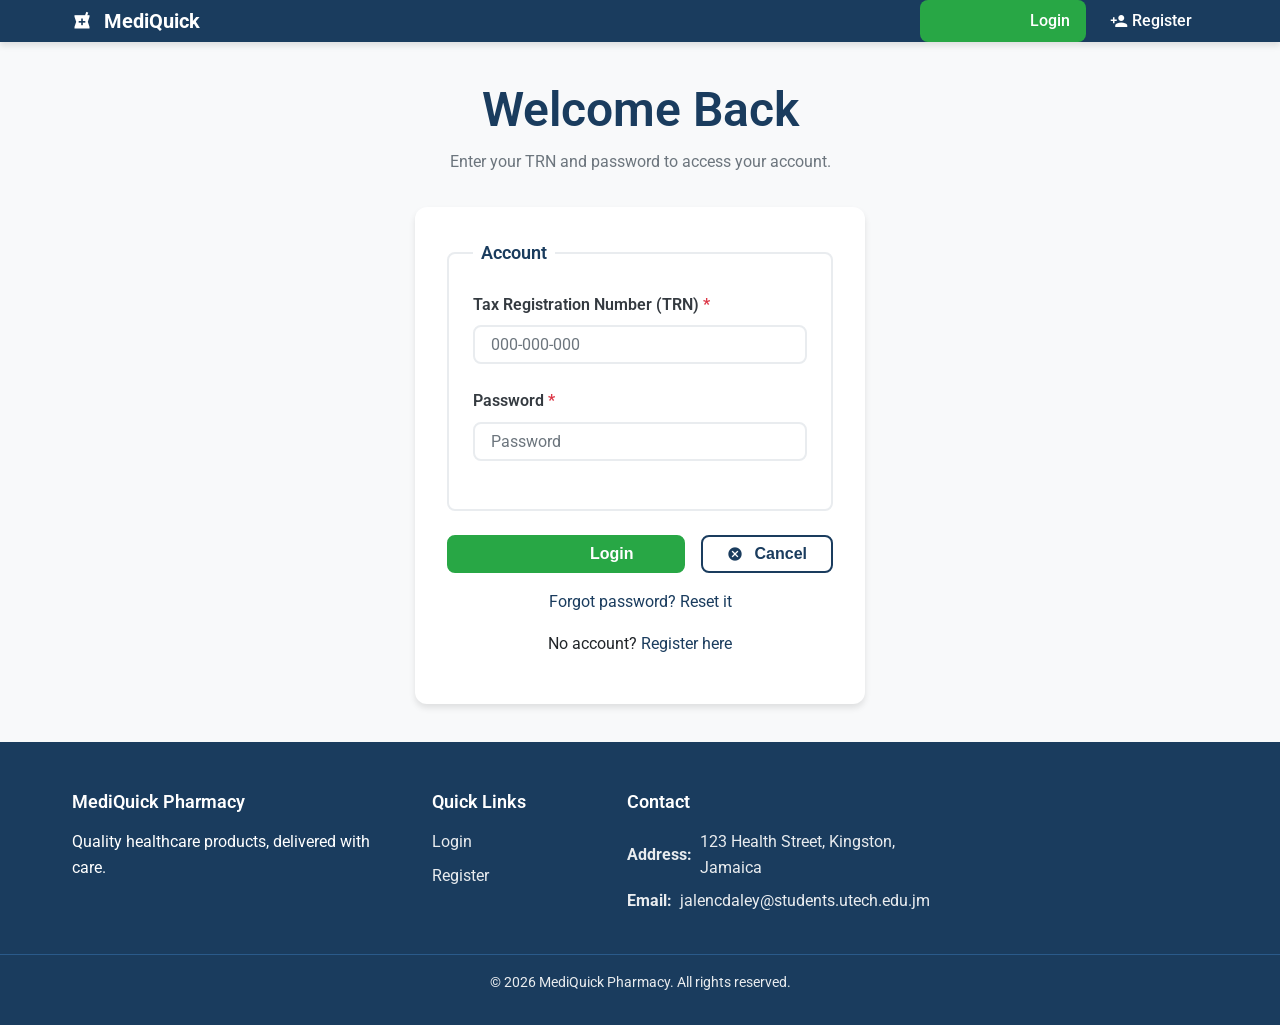
<file: index.html>
<!DOCTYPE html>
<html lang="en">
<head>
  <meta charset="UTF-8">
  <meta name="viewport" content="width=device-width, initial-scale=1.0">
  <meta http-equiv="refresh" content="0; url=Codes/">
  <title>Redirecting…</title>
  <link rel="canonical" href="Codes/">
</head>
<body>
  <p>Redirecting to <a href="Codes/">MediQuick Pharmacy</a>…</p>
</body>
</html>
</file>
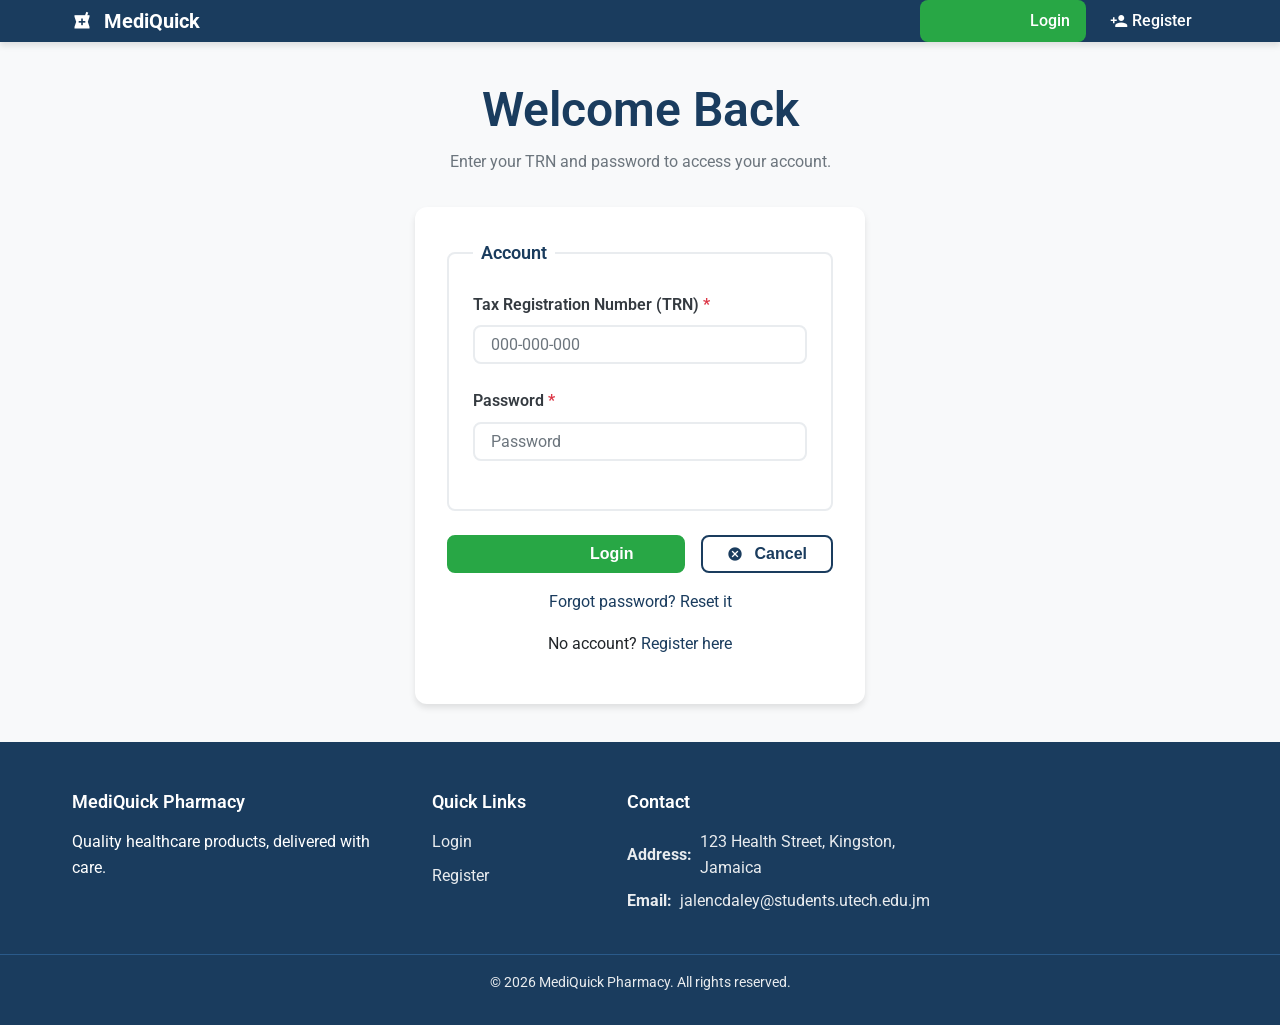
<file: Codes/index.html>
<!DOCTYPE html>



<html lang="en">

<head>

  <meta charset="UTF-8">

  <meta name="viewport" content="width=device-width, initial-scale=1.0">

  <meta name="description" content="Login — MediQuick Pharmacy (CIT2011 Group Project).">

  <meta name="theme-color" content="#1a3c5e">

  <title>Login — MediQuick Pharmacy</title>

  <link rel="preconnect" href="https://fonts.googleapis.com">

  <link href="https://fonts.googleapis.com/css2?family=Roboto:wght@400;500;700&display=swap" rel="stylesheet">

  <link href="https://fonts.googleapis.com/icon?family=Material+Icons" rel="stylesheet">

  <link rel="stylesheet" href="../style.css">

  <script src="../js/main.js" defer></script>

</head>

<body>

  <header class="header">

    <div class="container header__container">

      <a href="index.html" class="header__logo" aria-label="MediQuick Pharmacy Home">

        <span class="material-icons header__logo-icon" aria-hidden="true">local_pharmacy</span>

        <span>MediQuick</span>

      </a>

      <nav class="nav" aria-label="Main navigation">

        <a href="index.html" class="nav__link nav__link--active">

          <span class="material-icons" aria-hidden="true">login</span>Login

        </a>

        <a href="register.html" class="nav__link">

          <span class="material-icons" aria-hidden="true">person_add</span>Register

        </a>

      </nav>

    </div>

  </header>



  <main class="auth-page">

    <div class="auth-card">

      <header class="auth-card__header">

        <h1 class="auth-card__title">Welcome Back</h1>

        <p class="auth-card__subtitle">Enter your TRN and password to access your account.</p>

      </header>



      <form id="login-form" class="form" action="#" method="POST" aria-label="Login form" novalidate>

        <p id="login-error" class="form-msg" role="alert" hidden></p>



        <fieldset class="form__fieldset">

          <legend class="form__legend">Account</legend>



          <div class="form__group">

            <label for="trn" class="form__label form__label--required">

              Tax Registration Number (TRN)

            </label>

            <input

              type="text"

              id="trn"

              name="trn"

              class="form__input"

              placeholder="000-000-000"

              autocomplete="username"

              maxlength="11"

              required

              aria-required="true"

            >

          </div>



          <div class="form__group">

            <label for="password" class="form__label form__label--required">

              Password

            </label>

            <input

              type="password"

              id="password"

              name="password"

              class="form__input"

              placeholder="Password"

              autocomplete="current-password"

              required

              aria-required="true"

            >

          </div>

        </fieldset>



        <div class="form__actions">

          <button type="submit" class="btn btn--primary" style="flex:1;">

            <span class="material-icons" aria-hidden="true">login</span>Login

          </button>

          <button type="reset" class="btn btn--outline">

            <span class="material-icons" aria-hidden="true">cancel</span>Cancel

          </button>

        </div>



        <p class="form__link">

          <a href="#" id="reset-password-link">Forgot password? Reset it</a>

        </p>

        <p class="form__link">

          No account? <a href="register.html">Register here</a>

        </p>

      </form>

    </div>

  </main>



  <footer class="footer">

    <div class="container footer__container">

      <div class="footer__section">

        <h4>MediQuick Pharmacy</h4>

        <p>Quality healthcare products, delivered with care.</p>

      </div>

      <div class="footer__section">

        <h4>Quick Links</h4>

        <nav class="footer__links" aria-label="Footer navigation">

          <a href="index.html" class="footer__link">Login</a>

          <a href="register.html" class="footer__link">Register</a>

        </nav>

      </div>

      <div class="footer__section footer__contact">

        <h4>Contact</h4>

        <p><strong>Address:</strong> 123 Health Street, Kingston, Jamaica</p>

        <p><strong>Email:</strong> <a href="mailto:jalencdaley@students.utech.edu.jm" class="footer__link">jalencdaley@students.utech.edu.jm</a></p>

      </div>

    </div>

    <div class="footer__bottom">

      <div class="container">

        <p>&copy; 2026 MediQuick Pharmacy. All rights reserved.</p>

      </div>

    </div>

  </footer>

</body>

</html>
</file>
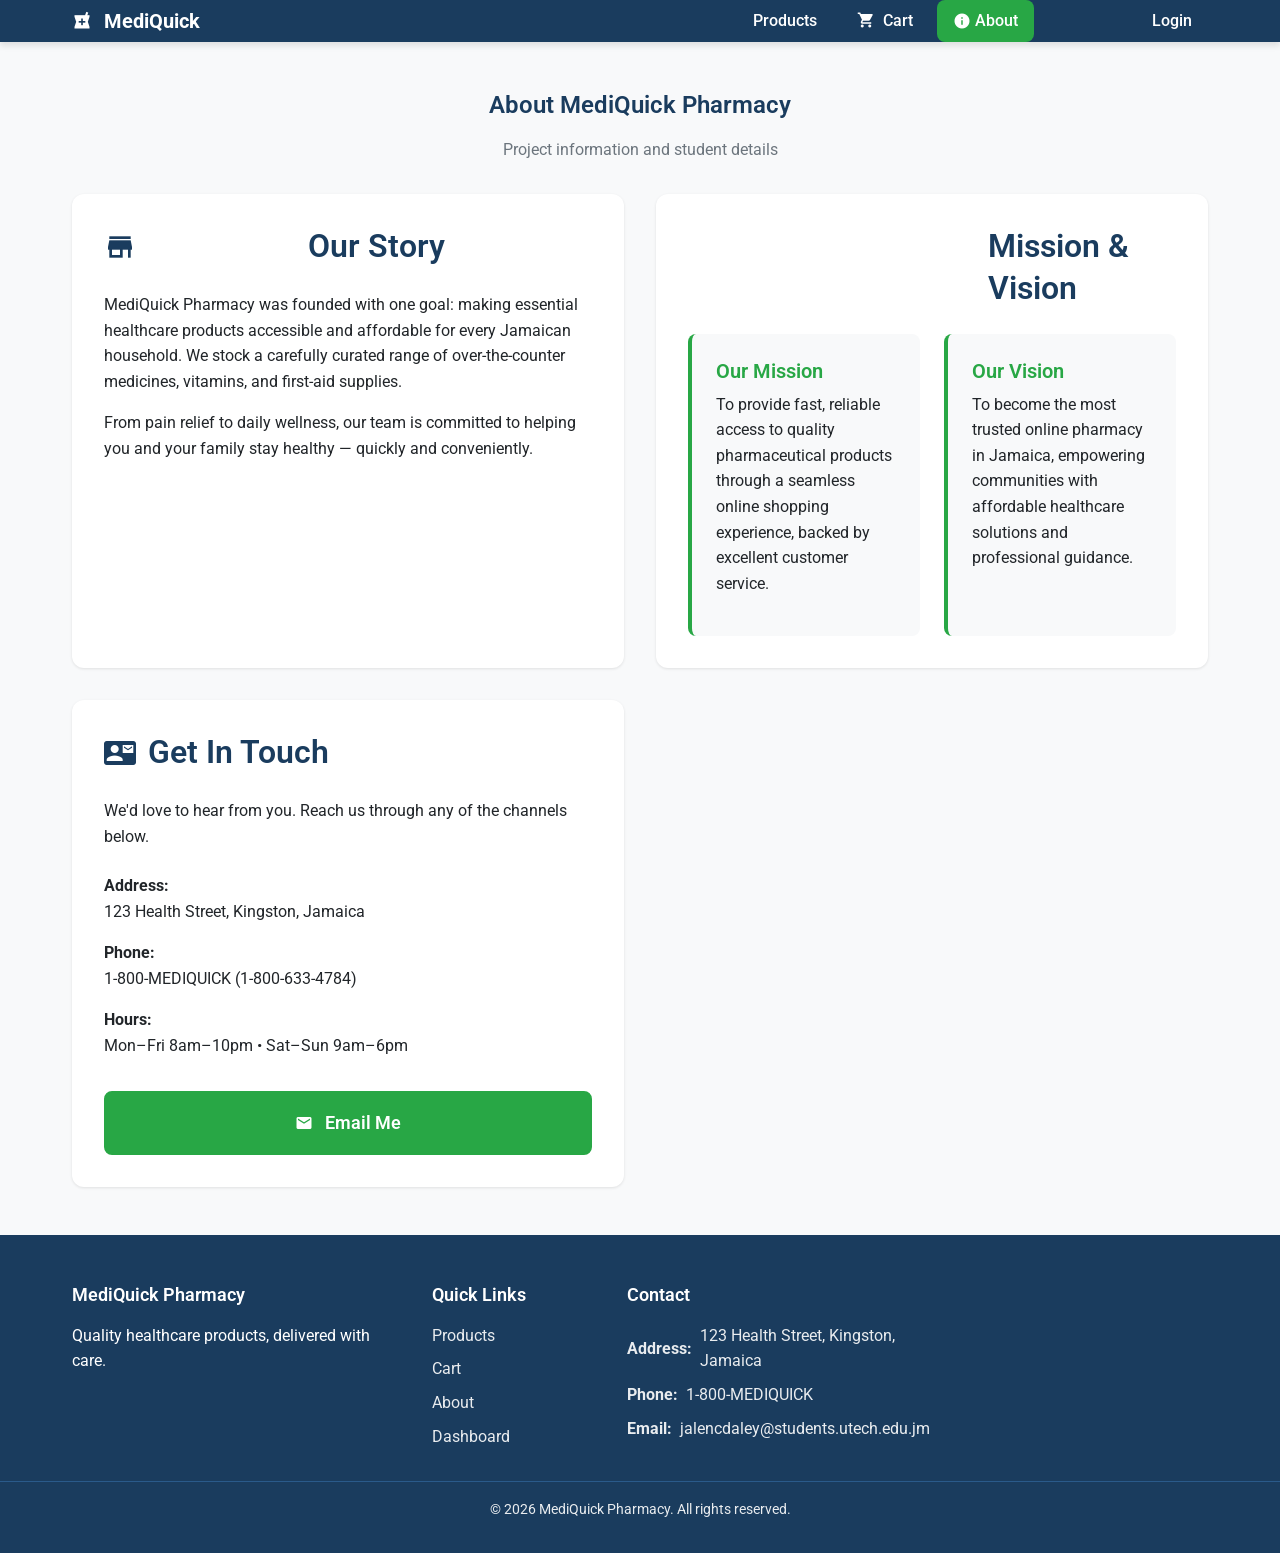
<file: Codes/about.html>
<!DOCTYPE html>

<html lang="en">
<head>
  <meta charset="UTF-8">
  <meta name="viewport" content="width=device-width, initial-scale=1.0">
  <meta name="description" content="About MediQuick — CIT2011 Group Project (UTech Web Programming).">
  <meta name="theme-color" content="#1a3c5e">
  <title>About — MediQuick Pharmacy</title>
  <link rel="preconnect" href="https://fonts.googleapis.com">
  <link href="https://fonts.googleapis.com/css2?family=Roboto:wght@400;500;700&display=swap" rel="stylesheet">
  <link href="https://fonts.googleapis.com/icon?family=Material+Icons" rel="stylesheet">
  <link rel="stylesheet" href="../style.css">
  <script src="../js/main.js" defer></script>
</head>
<body>
  <header class="header">
    <div class="container header__container">
      <a href="index.html" class="header__logo" aria-label="MediQuick Pharmacy Home">
        <span class="material-icons header__logo-icon" aria-hidden="true">local_pharmacy</span>
        <span>MediQuick</span>
      </a>
      <nav class="nav" aria-label="Main navigation">
        <a href="products.html" class="nav__link">
          <span class="material-icons" aria-hidden="true">medication</span>Products
        </a>
        <a href="cart.html" class="nav__link nav__cart" aria-label="Shopping cart">
          <span class="material-icons" aria-hidden="true">shopping_cart</span>Cart
          <span class="nav__cart-badge" id="cart-count">0</span>
        </a>
        <a href="about.html" class="nav__link nav__link--active">
          <span class="material-icons" aria-hidden="true">info</span>About
        </a>
        <a href="dashboard.html" class="nav__link" id="nav-dashboard" style="display:none;">
          <span class="material-icons" aria-hidden="true">dashboard</span>Dashboard
        </a>
        <a href="index.html" class="nav__link" id="nav-logout" style="display:none;">
          <span class="material-icons" aria-hidden="true">logout</span>Logout
        </a>
        <a href="index.html" class="nav__link" id="nav-login">
          <span class="material-icons" aria-hidden="true">login</span>Login
        </a>
      </nav>
    </div>
  </header>

  <main>
    <section class="about-section">
      <div class="container">
        <header class="section__header">
          <h1 class="section__title">About MediQuick Pharmacy</h1>
          <p class="section__subtitle">Project information and student details</p>
        </header>

        <div class="about-grid">

          <article class="about-card">
            <h2 class="about-card__title">
              <span class="material-icons about-card__icon" aria-hidden="true">storefront</span>
              Our Story
            </h2>
            <p>
              MediQuick Pharmacy was founded with one goal: making essential healthcare products
              accessible and affordable for every Jamaican household. We stock a carefully
              curated range of over-the-counter medicines, vitamins, and first-aid supplies.
            </p>
            <p>
              From pain relief to daily wellness, our team is committed to helping you and your
              family stay healthy — quickly and conveniently.
            </p>
          </article>

          <article class="about-card">
            <h2 class="about-card__title">
              <span class="material-icons about-card__icon" aria-hidden="true">lightbulb</span>
              Mission &amp; Vision
            </h2>
            <div class="mission-vision">
              <div class="mission-vision__item">
                <h4>Our Mission</h4>
                <p>
                  To provide fast, reliable access to quality pharmaceutical products through
                  a seamless online shopping experience, backed by excellent customer service.
                </p>
              </div>
              <div class="mission-vision__item">
                <h4>Our Vision</h4>
                <p>
                  To become the most trusted online pharmacy in Jamaica, empowering communities
                  with affordable healthcare solutions and professional guidance.
                </p>
              </div>
            </div>
          </article>

          <article class="about-card">
            <h2 class="about-card__title">
              <span class="material-icons about-card__icon" aria-hidden="true">contact_mail</span>
              Get In Touch
            </h2>
            <p>We'd love to hear from you. Reach us through any of the channels below.</p>
            <div class="about-card__contact-block">
              <p><strong>Address:</strong><br>123 Health Street, Kingston, Jamaica</p>
              <p><strong>Phone:</strong><br>1-800-MEDIQUICK (1-800-633-4784)</p>
              <p><strong>Hours:</strong><br>Mon–Fri 8am–10pm &bull; Sat–Sun 9am–6pm</p>
            </div>
            <div class="about-card__cta">
              <a href="mailto:jalencdaley@students.utech.edu.jm" class="btn btn--primary btn--lg btn--block">
                <span class="material-icons" aria-hidden="true">email</span>Email Me
              </a>
            </div>
          </article>

        </div>
      </div>
    </section>
  </main>

  <footer class="footer">
    <div class="container footer__container">
      <div class="footer__section">
        <h4>MediQuick Pharmacy</h4>
        <p>Quality healthcare products, delivered with care.</p>
      </div>
      <div class="footer__section">
        <h4>Quick Links</h4>
        <nav class="footer__links" aria-label="Footer navigation">
          <a href="products.html" class="footer__link">Products</a>
          <a href="cart.html" class="footer__link">Cart</a>
          <a href="about.html" class="footer__link">About</a>
          <a href="dashboard.html" class="footer__link">Dashboard</a>
        </nav>
      </div>
      <div class="footer__section footer__contact">
        <h4>Contact</h4>
        <p><strong>Address:</strong> 123 Health Street, Kingston, Jamaica</p>
        <p><strong>Phone:</strong> 1-800-MEDIQUICK</p>
        <p><strong>Email:</strong> <a href="mailto:jalencdaley@students.utech.edu.jm" class="footer__link">jalencdaley@students.utech.edu.jm</a></p>
      </div>
    </div>
    <div class="footer__bottom">
      <div class="container">
        <p>&copy; 2026 MediQuick Pharmacy. All rights reserved.</p>
      </div>
    </div>
  </footer>
</body>
</html>
</file>
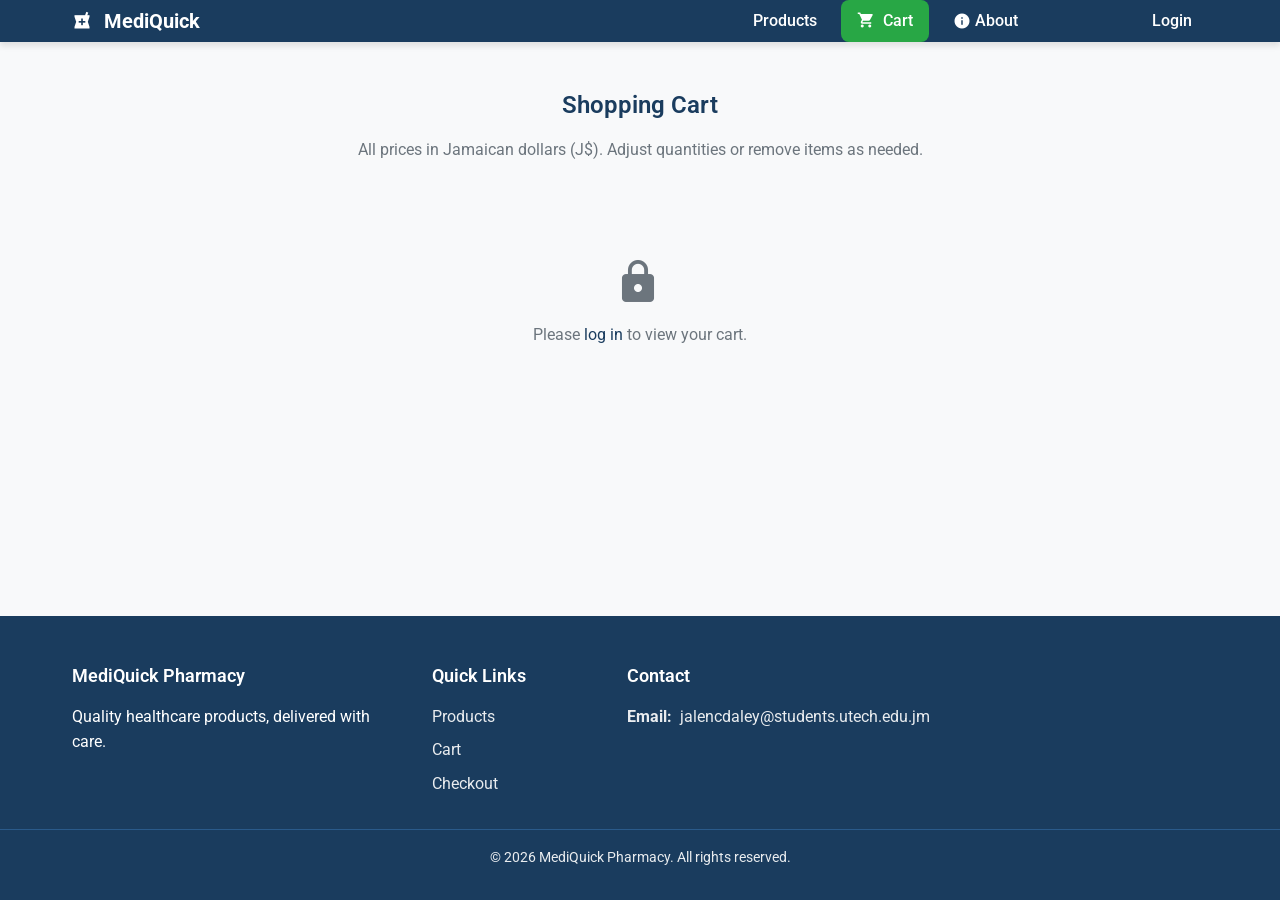
<file: Codes/cart.html>
<!DOCTYPE html>

<html lang="en">
<head>
  <meta charset="UTF-8">
  <meta name="viewport" content="width=device-width, initial-scale=1.0">
  <meta name="description" content="Shopping Cart — MediQuick Pharmacy (CIT2011 Group Project).">
  <meta name="theme-color" content="#1a3c5e">
  <title>Cart — MediQuick Pharmacy</title>
  <link rel="preconnect" href="https://fonts.googleapis.com">
  <link href="https://fonts.googleapis.com/css2?family=Roboto:wght@400;500;700&display=swap" rel="stylesheet">
  <link href="https://fonts.googleapis.com/icon?family=Material+Icons" rel="stylesheet">
  <link rel="stylesheet" href="../style.css">
  <script src="../js/main.js" defer></script>
</head>
<body>
  <header class="header">
    <div class="container header__container">
      <a href="index.html" class="header__logo" aria-label="MediQuick Pharmacy Home">
        <span class="material-icons header__logo-icon" aria-hidden="true">local_pharmacy</span>
        <span>MediQuick</span>
      </a>
      <nav class="nav" aria-label="Main navigation">
        <a href="products.html" class="nav__link">
          <span class="material-icons" aria-hidden="true">medication</span>Products
        </a>
        <a href="cart.html" class="nav__link nav__link--active nav__cart" aria-label="Shopping cart">
          <span class="material-icons" aria-hidden="true">shopping_cart</span>Cart
          <span class="nav__cart-badge" id="cart-count">0</span>
        </a>
        <a href="about.html" class="nav__link">
          <span class="material-icons" aria-hidden="true">info</span>About
        </a>
        <a href="dashboard.html" class="nav__link" id="nav-dashboard" style="display:none;">
          <span class="material-icons" aria-hidden="true">dashboard</span>Dashboard
        </a>
        <a href="index.html" class="nav__link" id="nav-logout" style="display:none;">
          <span class="material-icons" aria-hidden="true">logout</span>Logout
        </a>
        <a href="index.html" class="nav__link" id="nav-login">
          <span class="material-icons" aria-hidden="true">login</span>Login
        </a>
      </nav>
    </div>
  </header>

  <main>
    <section class="cart-section">
      <div class="container">
        <header class="section__header">
          <h1 class="section__title">Shopping Cart</h1>
          <p class="section__subtitle">All prices in Jamaican dollars (J$). Adjust quantities or remove items as needed.</p>
        </header>

        <div id="cart-container">
          <!-- Populated dynamically by JS -->
        </div>

        <aside class="cart-summary" id="cart-summary" aria-label="Order summary" style="display:none;">
          <h2 class="cart-summary__title">Order Summary</h2>
          <div class="cart-summary__row">
            <span>Sub-total:</span>
            <span id="cart-sum-sub">J$0.00</span>
          </div>
          <div class="cart-summary__row">
            <span>Discount:</span>
            <span id="cart-sum-disc">-J$0.00</span>
          </div>
          <div class="cart-summary__row">
            <span>Tax (15%):</span>
            <span id="cart-sum-tax">J$0.00</span>
          </div>
          <div class="cart-summary__row cart-summary__row--total">
            <span>Grand Total:</span>
            <span id="cart-sum-grand">J$0.00</span>
          </div>
        </aside>

        <div class="cart-actions" id="cart-actions" style="display:none;">
          <a href="products.html" class="btn btn--outline">
            <span class="material-icons" aria-hidden="true">arrow_back</span>Continue Shopping
          </a>
          <button type="button" class="btn btn--danger" id="cart-clear">
            <span class="material-icons" aria-hidden="true">delete_sweep</span>Clear All
          </button>
          <a href="checkout.html" class="btn btn--primary" id="checkout-btn">
            <span class="material-icons" aria-hidden="true">payment</span>Checkout
          </a>
        </div>
      </div>
    </section>
  </main>

  <div id="toast" class="toast" role="status" aria-live="polite"></div>

  <footer class="footer">
    <div class="container footer__container">
      <div class="footer__section">
        <h4>MediQuick Pharmacy</h4>
        <p>Quality healthcare products, delivered with care.</p>
      </div>
      <div class="footer__section">
        <h4>Quick Links</h4>
        <nav class="footer__links" aria-label="Footer navigation">
          <a href="products.html" class="footer__link">Products</a>
          <a href="cart.html" class="footer__link">Cart</a>
          <a href="checkout.html" class="footer__link">Checkout</a>
        </nav>
      </div>
      <div class="footer__section footer__contact">
        <h4>Contact</h4>
        <p><strong>Email:</strong> <a href="mailto:jalencdaley@students.utech.edu.jm" class="footer__link">jalencdaley@students.utech.edu.jm</a></p>
      </div>
    </div>
    <div class="footer__bottom">
      <div class="container">
        <p>&copy; 2026 MediQuick Pharmacy. All rights reserved.</p>
      </div>
    </div>
  </footer>
</body>
</html>
</file>
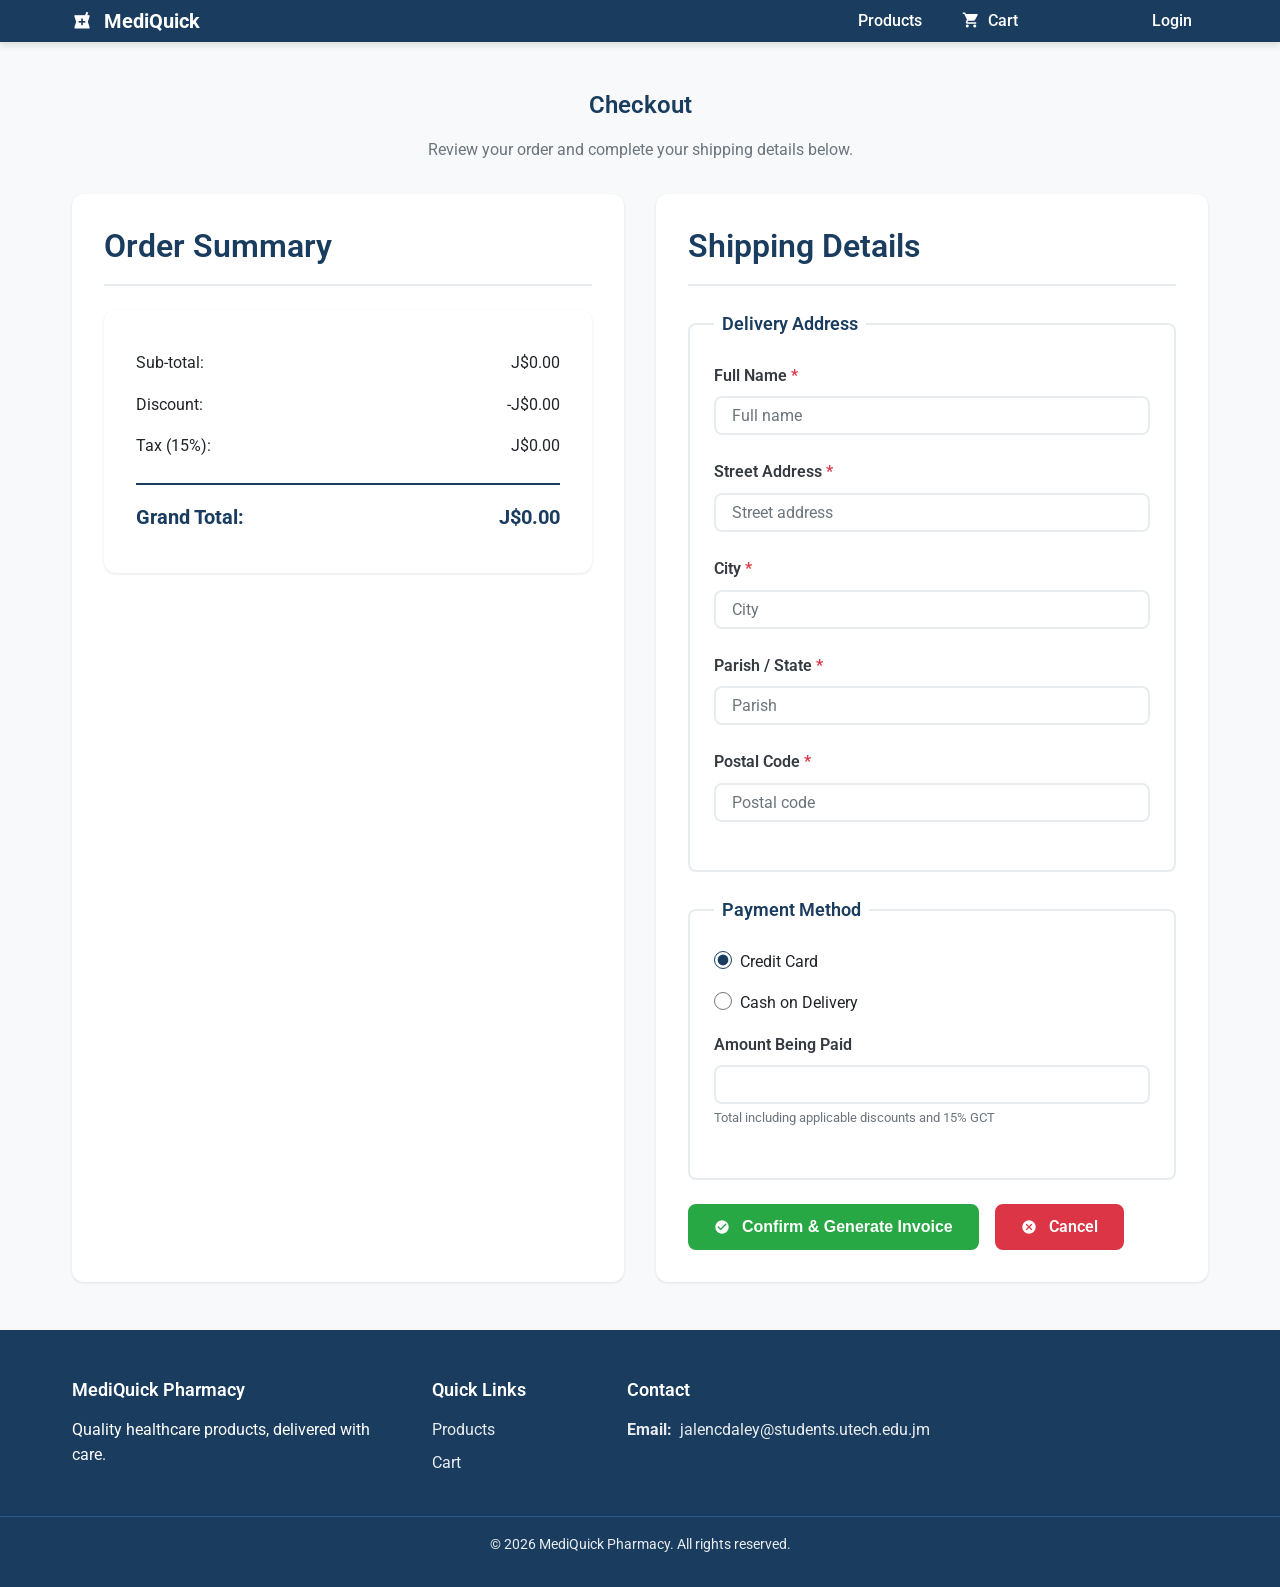
<file: Codes/checkout.html>
<!DOCTYPE html>

<html lang="en">
<head>
  <meta charset="UTF-8">
  <meta name="viewport" content="width=device-width, initial-scale=1.0">
  <meta name="description" content="Checkout — MediQuick Pharmacy (CIT2011 Group Project).">
  <meta name="theme-color" content="#1a3c5e">
  <title>Checkout — MediQuick Pharmacy</title>
  <link rel="preconnect" href="https://fonts.googleapis.com">
  <link href="https://fonts.googleapis.com/css2?family=Roboto:wght@400;500;700&display=swap" rel="stylesheet">
  <link href="https://fonts.googleapis.com/icon?family=Material+Icons" rel="stylesheet">
  <link rel="stylesheet" href="../style.css">
  <script src="../js/main.js" defer></script>
</head>
<body>
  <header class="header">
    <div class="container header__container">
      <a href="index.html" class="header__logo" aria-label="MediQuick Pharmacy Home">
        <span class="material-icons header__logo-icon" aria-hidden="true">local_pharmacy</span>
        <span>MediQuick</span>
      </a>
      <nav class="nav" aria-label="Main navigation">
        <a href="products.html" class="nav__link">
          <span class="material-icons" aria-hidden="true">medication</span>Products
        </a>
        <a href="cart.html" class="nav__link nav__cart" aria-label="Shopping cart">
          <span class="material-icons" aria-hidden="true">shopping_cart</span>Cart
          <span class="nav__cart-badge" id="cart-count">0</span>
        </a>
        <a href="dashboard.html" class="nav__link" id="nav-dashboard" style="display:none;">
          <span class="material-icons" aria-hidden="true">dashboard</span>Dashboard
        </a>
        <a href="index.html" class="nav__link" id="nav-logout" style="display:none;">
          <span class="material-icons" aria-hidden="true">logout</span>Logout
        </a>
        <a href="index.html" class="nav__link" id="nav-login">
          <span class="material-icons" aria-hidden="true">login</span>Login
        </a>
      </nav>
    </div>
  </header>

  <main>
    <section class="checkout-section">
      <div class="container">
        <header class="section__header">
          <h1 class="section__title">Checkout</h1>
          <p class="section__subtitle">Review your order and complete your shipping details below.</p>
        </header>

        <div class="checkout-grid">
          <!-- Order Summary panel — populated by JS -->
          <div class="checkout-panel">
            <h2 class="checkout-panel__title">Order Summary</h2>
            <div id="checkout-items">
              <!-- Dynamically populated -->
            </div>
            <div class="cart-summary cart-summary--minimal">
              <div class="cart-summary__row">
                <span>Sub-total:</span>
                <span id="co-sub">J$0.00</span>
              </div>
              <div class="cart-summary__row">
                <span>Discount:</span>
                <span id="co-disc">-J$0.00</span>
              </div>
              <div class="cart-summary__row">
                <span>Tax (15%):</span>
                <span id="co-tax">J$0.00</span>
              </div>
              <div class="cart-summary__row cart-summary__row--total">
                <span>Grand Total:</span>
                <span id="co-grand">J$0.00</span>
              </div>
            </div>
          </div>

          <!-- Shipping form -->
          <div class="checkout-panel">
            <h2 class="checkout-panel__title">Shipping Details</h2>

            <form id="checkout-form" class="form checkout-form--plain" action="#" method="POST"
              aria-label="Shipping and payment form" novalidate>
              <p id="checkout-error" class="form-msg" role="alert" hidden></p>

              <fieldset class="form__fieldset">
                <legend class="form__legend">Delivery Address</legend>

                <div class="form__group">
                  <label for="shipping-name" class="form__label form__label--required">Full Name</label>
                  <input type="text" id="shipping-name" name="shipping-name" class="form__input"
                    placeholder="Full name" autocomplete="name" required aria-required="true">
                </div>

                <div class="form__group">
                  <label for="address" class="form__label form__label--required">Street Address</label>
                  <input type="text" id="address" name="address" class="form__input"
                    placeholder="Street address" autocomplete="street-address" required aria-required="true">
                </div>

                <div class="form__group">
                  <label for="city" class="form__label form__label--required">City</label>
                  <input type="text" id="city" name="city" class="form__input"
                    placeholder="City" autocomplete="address-level2" required aria-required="true">
                </div>

                <div class="form__group">
                  <label for="parish" class="form__label form__label--required">Parish / State</label>
                  <input type="text" id="parish" name="parish" class="form__input"
                    placeholder="Parish" autocomplete="address-level1" required aria-required="true">
                </div>

                <div class="form__group">
                  <label for="postal-code" class="form__label form__label--required">Postal Code</label>
                  <input type="text" id="postal-code" name="postal-code" class="form__input"
                    placeholder="Postal code" autocomplete="postal-code" required aria-required="true">
                </div>
              </fieldset>

              <fieldset class="form__fieldset">
                <legend class="form__legend">Payment Method</legend>

                <div class="form__radio-group">
                  <input type="radio" id="payment-card" name="payment-method" value="Credit Card"
                    class="form__radio" checked required>
                  <label for="payment-card">Credit Card</label>
                </div>

                <div class="form__radio-group">
                  <input type="radio" id="payment-cod" name="payment-method" value="Cash on Delivery"
                    class="form__radio">
                  <label for="payment-cod">Cash on Delivery</label>
                </div>

                <div class="form__group form__group--spaced">
                  <label for="amount-paid" class="form__label">Amount Being Paid</label>
                  <input type="text" id="amount-paid" name="amount-paid" class="form__input"
                    readonly aria-describedby="amount-help">
                  <small id="amount-help" class="text-muted">Total including applicable discounts and 15% GCT</small>
                </div>
              </fieldset>

              <div class="form__actions">
                <button type="submit" class="btn btn--primary" name="submit-action" value="confirm">
                  <span class="material-icons" aria-hidden="true">check_circle</span>Confirm &amp; Generate Invoice
                </button>
                <a href="cart.html" class="btn btn--danger">
                  <span class="material-icons" aria-hidden="true">cancel</span>Cancel
                </a>
              </div>
            </form>
          </div>
        </div>
      </div>
    </section>
  </main>

  <footer class="footer">
    <div class="container footer__container">
      <div class="footer__section">
        <h4>MediQuick Pharmacy</h4>
        <p>Quality healthcare products, delivered with care.</p>
      </div>
      <div class="footer__section">
        <h4>Quick Links</h4>
        <nav class="footer__links" aria-label="Footer navigation">
          <a href="products.html" class="footer__link">Products</a>
          <a href="cart.html" class="footer__link">Cart</a>
        </nav>
      </div>
      <div class="footer__section footer__contact">
        <h4>Contact</h4>
        <p><strong>Email:</strong> <a href="mailto:jalencdaley@students.utech.edu.jm" class="footer__link">jalencdaley@students.utech.edu.jm</a></p>
      </div>
    </div>
    <div class="footer__bottom">
      <div class="container">
        <p>&copy; 2026 MediQuick Pharmacy. All rights reserved.</p>
      </div>
    </div>
  </footer>
</body>
</html>
</file>
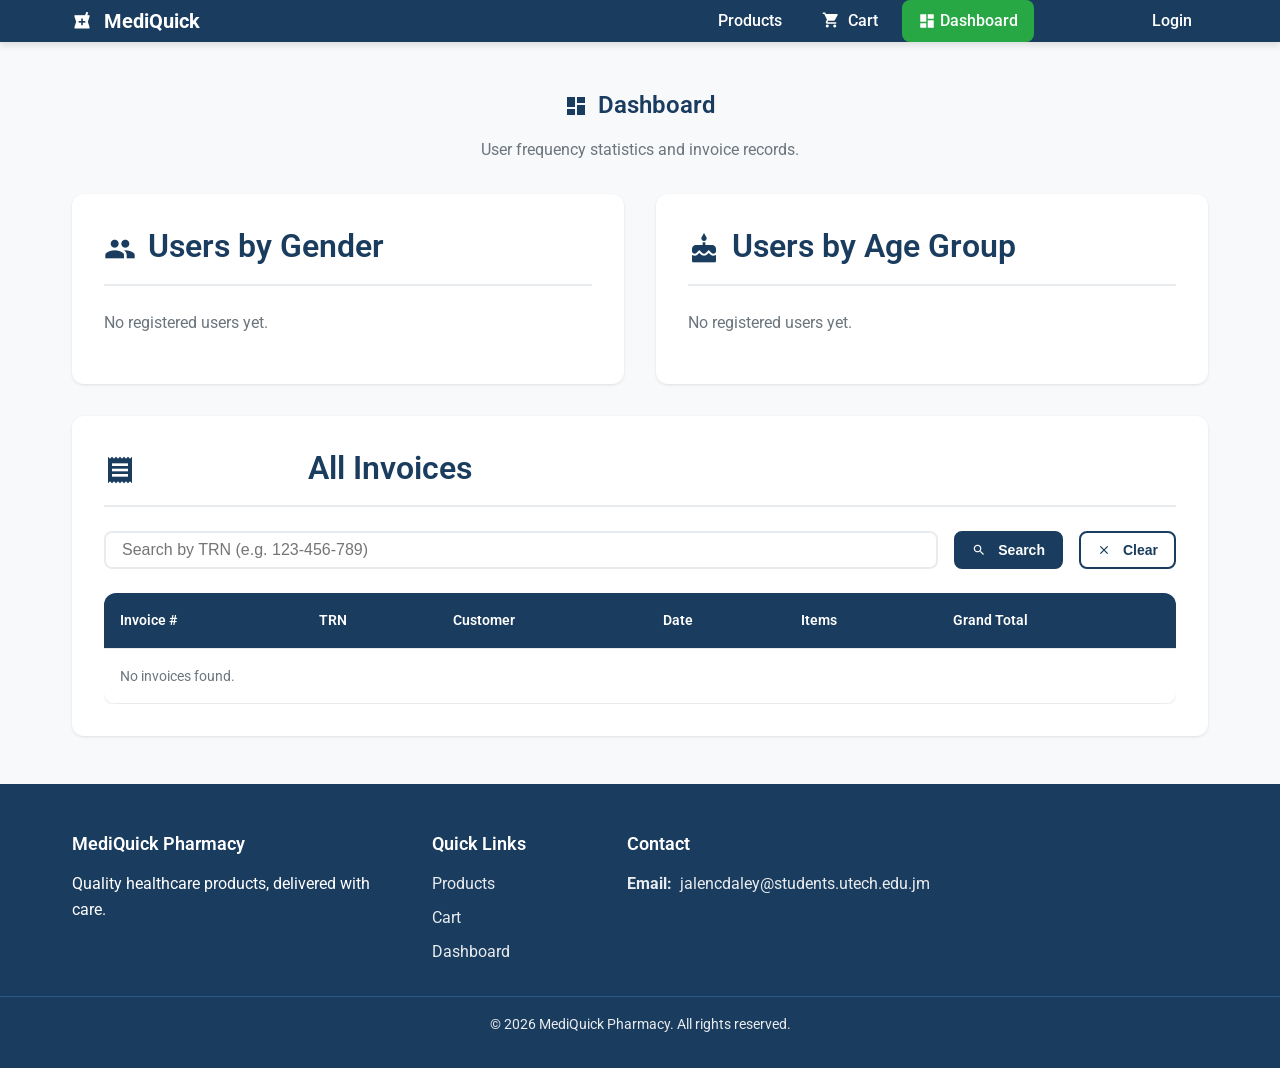
<file: Codes/dashboard.html>
<!DOCTYPE html>

<html lang="en">
<head>
  <meta charset="UTF-8">
  <meta name="viewport" content="width=device-width, initial-scale=1.0">
  <meta name="description" content="Dashboard  MediQuick Pharmacy (CIT2011 Group Project).">
  <meta name="theme-color" content="#1a3c5e">
  <title>Dashboard  MediQuick Pharmacy</title>
  <link rel="preconnect" href="https://fonts.googleapis.com">
  <link href="https://fonts.googleapis.com/css2?family=Roboto:wght@400;500;700&display=swap" rel="stylesheet">
  <link href="https://fonts.googleapis.com/icon?family=Material+Icons" rel="stylesheet">
  <link rel="stylesheet" href="../style.css">
  <script src="../js/main.js" defer></script>
</head>
<body>
  <header class="header">
    <div class="container header__container">
      <a href="index.html" class="header__logo" aria-label="MediQuick Pharmacy Home">
        <span class="material-icons header__logo-icon" aria-hidden="true">local_pharmacy</span>
        <span>MediQuick</span>
      </a>
      <nav class="nav" aria-label="Main navigation">
        <a href="products.html" class="nav__link">
          <span class="material-icons" aria-hidden="true">medication</span>Products
        </a>
        <a href="cart.html" class="nav__link nav__cart" aria-label="Shopping cart">
          <span class="material-icons" aria-hidden="true">shopping_cart</span>Cart
          <span class="nav__cart-badge" id="cart-count">0</span>
        </a>
        <a href="dashboard.html" class="nav__link nav__link--active">
          <span class="material-icons" aria-hidden="true">dashboard</span>Dashboard
        </a>
        <a href="index.html" class="nav__link" id="nav-logout" style="display:none;">
          <span class="material-icons" aria-hidden="true">logout</span>Logout
        </a>
        <a href="index.html" class="nav__link" id="nav-login">
          <span class="material-icons" aria-hidden="true">login</span>Login
        </a>
      </nav>
    </div>
  </header>

  <main>
    <section class="dashboard-section">
      <div class="container">
        <header class="section__header">
          <h1 class="section__title">
            <span class="material-icons" aria-hidden="true">dashboard</span> Dashboard
          </h1>
          <p class="section__subtitle">User frequency statistics and invoice records.</p>
        </header>

        <div class="dashboard-grid">

          <!-- User Frequency  Gender -->
          <div class="dashboard-panel">
            <h2 class="dashboard-panel__title">
              <span class="material-icons" aria-hidden="true">people</span> Users by Gender
            </h2>
            <div class="chart" id="chart-gender" aria-label="Gender frequency chart">
              <p class="text-muted">No registered users yet.</p>
            </div>
          </div>

          <!-- User Frequency  Age Group -->
          <div class="dashboard-panel">
            <h2 class="dashboard-panel__title">
              <span class="material-icons" aria-hidden="true">cake</span> Users by Age Group
            </h2>
            <div class="chart" id="chart-age" aria-label="Age group frequency chart">
              <p class="text-muted">No registered users yet.</p>
            </div>
          </div>

        </div>

        <!-- All Invoices -->
        <div class="dashboard-panel" style="margin-top: 2rem;">
          <h2 class="dashboard-panel__title">
            <span class="material-icons" aria-hidden="true">receipt_long</span> All Invoices
          </h2>

          <div class="search-bar">
            <input
              type="search"
              id="invoice-search"
              class="search-bar__input"
              placeholder="Search by TRN (e.g. 123-456-789)"
              aria-label="Search invoices by TRN"
            >
            <button type="button" class="btn btn--secondary btn--sm" id="invoice-search-btn">
              <span class="material-icons" aria-hidden="true">search</span>Search
            </button>
            <button type="button" class="btn btn--outline btn--sm" id="invoice-search-clear">
              <span class="material-icons" aria-hidden="true">clear</span>Clear
            </button>
          </div>

          <div style="overflow-x:auto;">
            <table class="data-table" id="invoices-table" aria-label="All invoices">
              <thead>
                <tr>
                  <th scope="col">Invoice #</th>
                  <th scope="col">TRN</th>
                  <th scope="col">Customer</th>
                  <th scope="col">Date</th>
                  <th scope="col">Items</th>
                  <th scope="col">Grand Total</th>
                </tr>
              </thead>
              <tbody id="invoices-tbody">
                <tr>
                  <td colspan="6" class="data-table__empty">No invoices found.</td>
                </tr>
              </tbody>
            </table>
          </div>
        </div>

      </div>
    </section>
  </main>

  <footer class="footer">
    <div class="container footer__container">
      <div class="footer__section">
        <h4>MediQuick Pharmacy</h4>
        <p>Quality healthcare products, delivered with care.</p>
      </div>
      <div class="footer__section">
        <h4>Quick Links</h4>
        <nav class="footer__links" aria-label="Footer navigation">
          <a href="products.html" class="footer__link">Products</a>
          <a href="cart.html" class="footer__link">Cart</a>
          <a href="dashboard.html" class="footer__link">Dashboard</a>
        </nav>
      </div>
      <div class="footer__section footer__contact">
        <h4>Contact</h4>
        <p><strong>Email:</strong> <a href="mailto:jalencdaley@students.utech.edu.jm" class="footer__link">jalencdaley@students.utech.edu.jm</a></p>
      </div>
    </div>
    <div class="footer__bottom">
      <div class="container">
        <p>&copy; 2026 MediQuick Pharmacy. All rights reserved.</p>
      </div>
    </div>
  </footer>
</body>
</html>
</file>
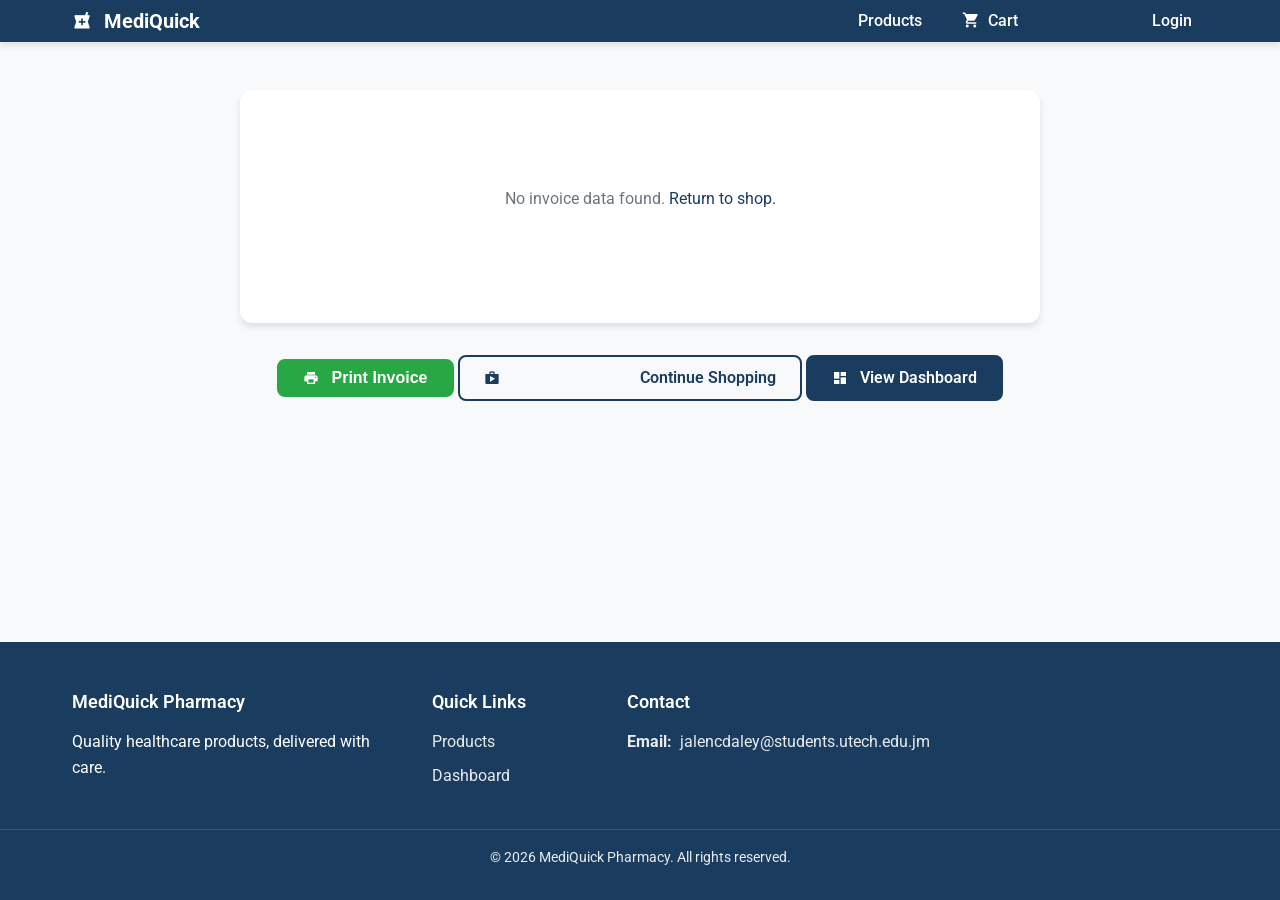
<file: Codes/invoice.html>
<!DOCTYPE html>

<html lang="en">
<head>
  <meta charset="UTF-8">
  <meta name="viewport" content="width=device-width, initial-scale=1.0">
  <meta name="description" content="Invoice ? MediQuick Pharmacy (CIT2011 Group Project).">
  <meta name="theme-color" content="#1a3c5e">
  <title>Invoice ? MediQuick Pharmacy</title>
  <link rel="preconnect" href="https://fonts.googleapis.com">
  <link href="https://fonts.googleapis.com/css2?family=Roboto:wght@400;500;700&display=swap" rel="stylesheet">
  <link href="https://fonts.googleapis.com/icon?family=Material+Icons" rel="stylesheet">
  <link rel="stylesheet" href="../style.css">
  <script src="../js/main.js" defer></script>
</head>
<body>
  <header class="header">
    <div class="container header__container">
      <a href="index.html" class="header__logo" aria-label="MediQuick Pharmacy Home">
        <span class="material-icons header__logo-icon" aria-hidden="true">local_pharmacy</span>
        <span>MediQuick</span>
      </a>
      <nav class="nav" aria-label="Main navigation">
        <a href="products.html" class="nav__link">
          <span class="material-icons" aria-hidden="true">medication</span>Products
        </a>
        <a href="cart.html" class="nav__link nav__cart" aria-label="Shopping cart">
          <span class="material-icons" aria-hidden="true">shopping_cart</span>Cart
          <span class="nav__cart-badge" id="cart-count">0</span>
        </a>
        <a href="dashboard.html" class="nav__link" id="nav-dashboard" style="display:none;">
          <span class="material-icons" aria-hidden="true">dashboard</span>Dashboard
        </a>
        <a href="index.html" class="nav__link" id="nav-logout" style="display:none;">
          <span class="material-icons" aria-hidden="true">logout</span>Logout
        </a>
        <a href="index.html" class="nav__link" id="nav-login">
          <span class="material-icons" aria-hidden="true">login</span>Login
        </a>
      </nav>
    </div>
  </header>

  <main>
    <section class="invoice-section">
      <div class="container">

        <div class="invoice" id="invoice-doc">
          <div class="invoice__header">
            <div class="invoice__logo">
              <span class="material-icons" style="vertical-align:middle;margin-right:6px;" aria-hidden="true">local_pharmacy</span>
              MediQuick Pharmacy
            </div>
            <div class="invoice__meta">
              <p>Invoice #: <strong id="inv-number">?</strong></p>
              <p>Date: <strong id="inv-date">?</strong></p>
              <p>TRN: <strong id="inv-trn">?</strong></p>
            </div>
          </div>

          <div class="invoice__customer">
            <h3>Bill To</h3>
            <p id="inv-name">?</p>
            <p id="inv-address">?</p>
            <p id="inv-city-parish">?</p>
            <p id="inv-postal">?</p>
            <p>Payment: <strong id="inv-payment">?</strong></p>
          </div>

          <table class="invoice__table" aria-label="Invoice items">
            <thead>
              <tr>
                <th scope="col">Product</th>
                <th scope="col">Unit Price</th>
                <th scope="col">Qty</th>
                <th scope="col">Discount</th>
                <th scope="col">Sub-total</th>
              </tr>
            </thead>
            <tbody id="inv-items">
              <!-- Populated by JS -->
            </tbody>
          </table>

          <div class="invoice__totals">
            <div class="invoice__totals-row">
              <span>Sub-total:</span>
              <span id="inv-subtotal">J$0.00</span>
            </div>
            <div class="invoice__totals-row">
              <span>Discount:</span>
              <span id="inv-discount">-J$0.00</span>
            </div>
            <div class="invoice__totals-row">
              <span>Tax (15%):</span>
              <span id="inv-tax">J$0.00</span>
            </div>
            <div class="invoice__totals-row invoice__totals-row--grand">
              <span>Grand Total:</span>
              <span id="inv-total">J$0.00</span>
            </div>
          </div>

          <div class="invoice__footer">
            <p>Thank you for choosing MediQuick Pharmacy. We appreciate your business.</p>
            <p class="text-muted" style="margin-top:4px;">
              A copy of this invoice has been sent to your registered email address.
            </p>
          </div>
        </div>

        <div class="invoice__actions">
          <button type="button" class="btn btn--primary" onclick="window.print()">
            <span class="material-icons" aria-hidden="true">print</span>Print Invoice
          </button>
          <a href="products.html" class="btn btn--outline">
            <span class="material-icons" aria-hidden="true">shopping_bag</span>Continue Shopping
          </a>
          <a href="dashboard.html" class="btn btn--secondary">
            <span class="material-icons" aria-hidden="true">dashboard</span>View Dashboard
          </a>
        </div>
      </div>
    </section>
  </main>

  <footer class="footer">
    <div class="container footer__container">
      <div class="footer__section">
        <h4>MediQuick Pharmacy</h4>
        <p>Quality healthcare products, delivered with care.</p>
      </div>
      <div class="footer__section">
        <h4>Quick Links</h4>
        <nav class="footer__links" aria-label="Footer navigation">
          <a href="products.html" class="footer__link">Products</a>
          <a href="dashboard.html" class="footer__link">Dashboard</a>
        </nav>
      </div>
      <div class="footer__section footer__contact">
        <h4>Contact</h4>
        <p><strong>Email:</strong> <a href="mailto:jalencdaley@students.utech.edu.jm" class="footer__link">jalencdaley@students.utech.edu.jm</a></p>
      </div>
    </div>
    <div class="footer__bottom">
      <div class="container">
        <p>&copy; 2026 MediQuick Pharmacy. All rights reserved.</p>
      </div>
    </div>
  </footer>
</body>
</html>
</file>
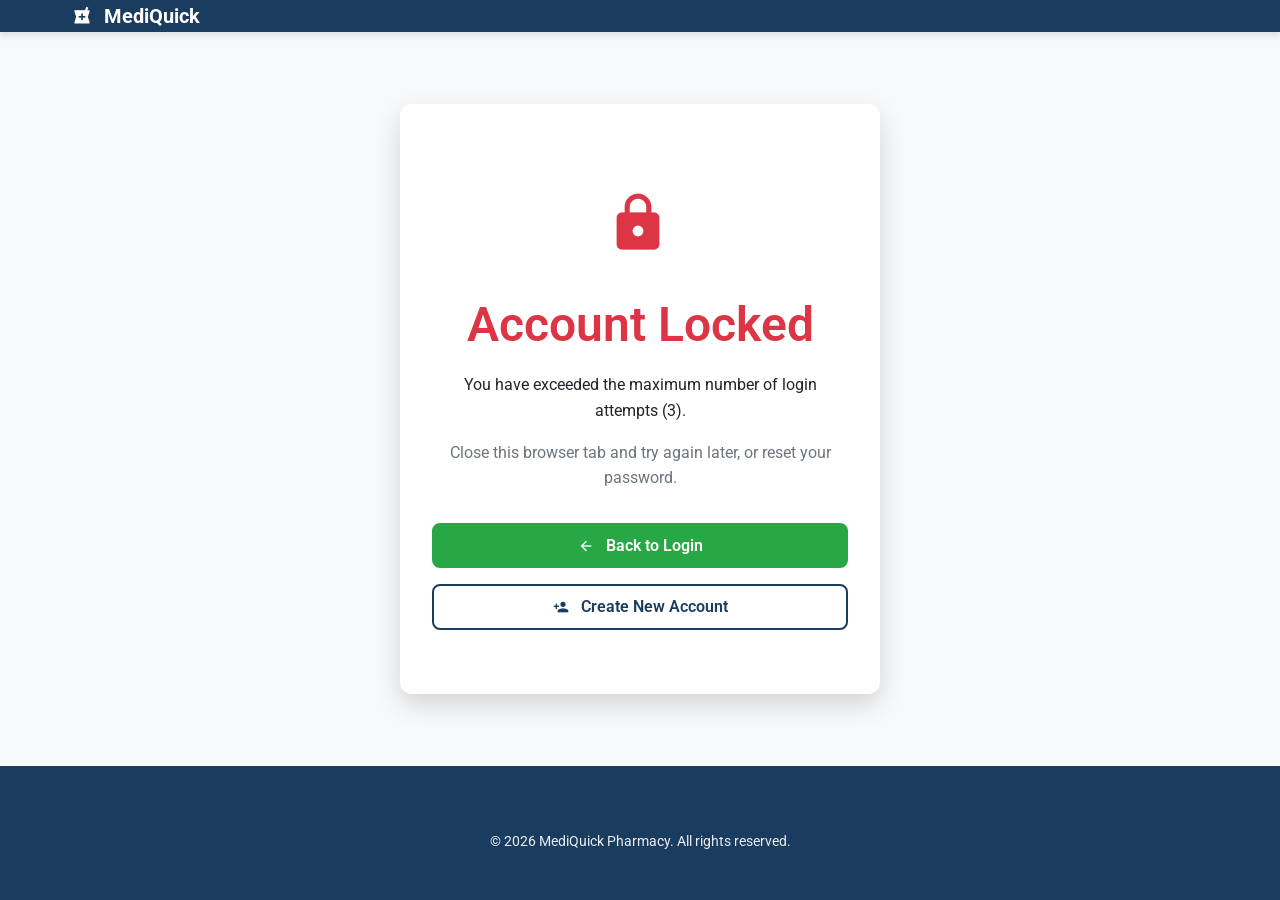
<file: Codes/locked.html>
<!DOCTYPE html>

<html lang="en">
<head>
  <meta charset="UTF-8">
  <meta name="viewport" content="width=device-width, initial-scale=1.0">
  <meta name="description" content="Account Locked � MediQuick Pharmacy.">
  <meta name="theme-color" content="#1a3c5e">
  <title>Account Locked � MediQuick Pharmacy</title>
  <link rel="preconnect" href="https://fonts.googleapis.com">
  <link href="https://fonts.googleapis.com/css2?family=Roboto:wght@400;500;700&display=swap" rel="stylesheet">
  <link href="https://fonts.googleapis.com/icon?family=Material+Icons" rel="stylesheet">
  <link rel="stylesheet" href="../style.css">
</head>
<body>
  <header class="header">
    <div class="container header__container">
      <a href="index.html" class="header__logo" aria-label="MediQuick Pharmacy Home">
        <span class="material-icons header__logo-icon" aria-hidden="true">local_pharmacy</span>
        <span>MediQuick</span>
      </a>
    </div>
  </header>

  <main class="locked-page">
    <div class="locked-card">
      <div class="locked-card__icon">
        <span class="material-icons" style="font-size:4rem;">lock</span>
      </div>
      <h1 class="locked-card__title">Account Locked</h1>
      <p>You have exceeded the maximum number of login attempts (3).</p>
      <p class="text-muted" style="margin-top:0.5rem;">
        Close this browser tab and try again later, or reset your password.
      </p>
      <div style="margin-top:2rem; display:flex; flex-direction:column; gap:1rem;">
        <a href="index.html" class="btn btn--primary">
          <span class="material-icons" aria-hidden="true">arrow_back</span>Back to Login
        </a>
        <a href="register.html" class="btn btn--outline">
          <span class="material-icons" aria-hidden="true">person_add</span>Create New Account
        </a>
      </div>
    </div>
  </main>

  <footer class="footer">
    <div class="container">
      <div class="footer__bottom" style="border:none; margin:0; padding: 1rem 0;">
        <p>&copy; 2026 MediQuick Pharmacy. All rights reserved.</p>
      </div>
    </div>
  </footer>
</body>
</html>
</file>
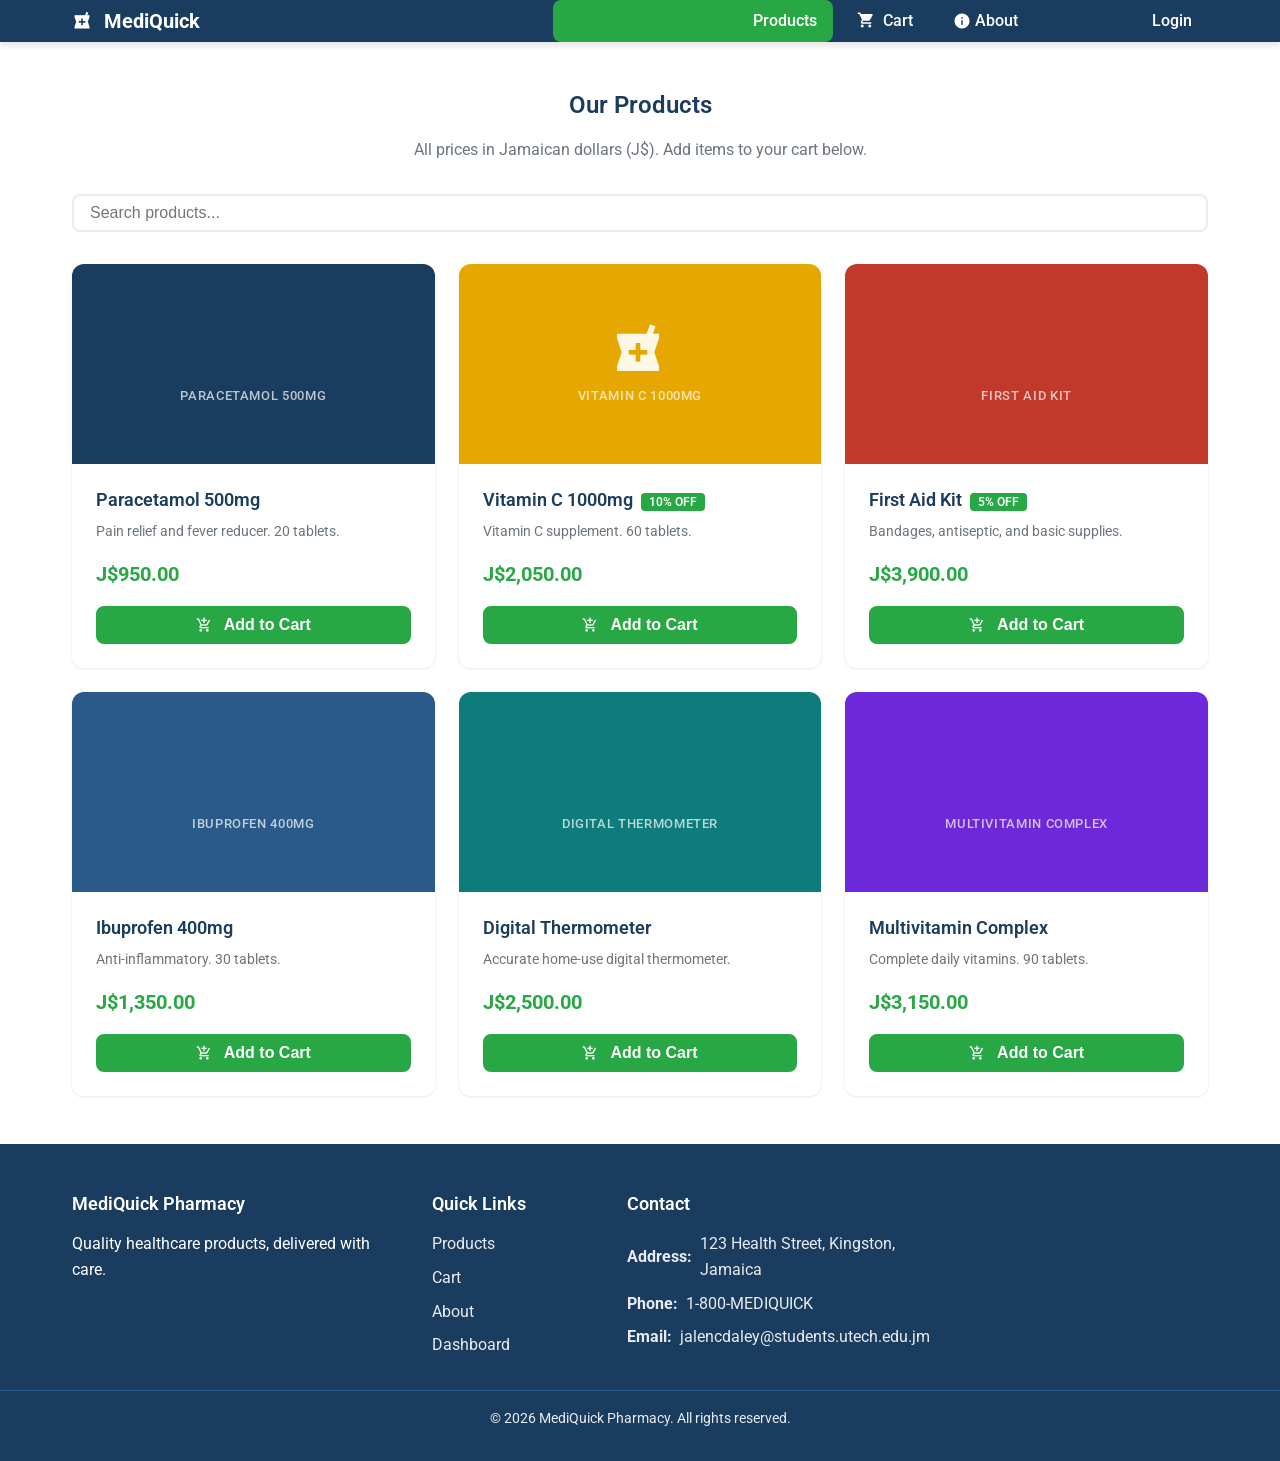
<file: Codes/products.html>
<!DOCTYPE html>


<html lang="en">

<head>

  <meta charset="UTF-8">

  <meta name="viewport" content="width=device-width, initial-scale=1.0">

  <meta name="description" content="Products — MediQuick Pharmacy (CIT2011 Group Project).">

  <meta name="theme-color" content="#1a3c5e">

  <title>Products — MediQuick Pharmacy</title>

  <link rel="preconnect" href="https://fonts.googleapis.com">

  <link href="https://fonts.googleapis.com/css2?family=Roboto:wght@400;500;700&display=swap" rel="stylesheet">

  <link href="https://fonts.googleapis.com/icon?family=Material+Icons" rel="stylesheet">

  <link rel="stylesheet" href="../style.css">

  <script src="../js/main.js" defer></script>

</head>

<body>

  <header class="header">

    <div class="container header__container">

      <a href="index.html" class="header__logo" aria-label="MediQuick Pharmacy Home">

        <span class="material-icons header__logo-icon" aria-hidden="true">local_pharmacy</span>

        <span>MediQuick</span>

      </a>

      <nav class="nav" aria-label="Main navigation">

        <a href="products.html" class="nav__link nav__link--active">

          <span class="material-icons" aria-hidden="true">medication</span>Products

        </a>

        <a href="cart.html" class="nav__link nav__cart" aria-label="Shopping cart">

          <span class="material-icons" aria-hidden="true">shopping_cart</span>Cart

          <span class="nav__cart-badge" id="cart-count">0</span>

        </a>

        <a href="about.html" class="nav__link">

          <span class="material-icons" aria-hidden="true">info</span>About

        </a>

        <a href="dashboard.html" class="nav__link" id="nav-dashboard" style="display:none;">

          <span class="material-icons" aria-hidden="true">dashboard</span>Dashboard

        </a>

        <a href="index.html" class="nav__link" id="nav-logout" style="display:none;">

          <span class="material-icons" aria-hidden="true">logout</span>Logout

        </a>

        <a href="index.html" class="nav__link" id="nav-login">

          <span class="material-icons" aria-hidden="true">login</span>Login

        </a>

      </nav>

    </div>

  </header>



  <main>

    <section id="products" class="section section--alt" aria-labelledby="products-title">

      <div class="container">

        <header class="section__header">

          <h1 id="products-title" class="section__title">Our Products</h1>

          <p class="section__subtitle">All prices in Jamaican dollars (J$). Add items to your cart below.</p>

        </header>



        <div class="products-filter">

          <input

            type="search"

            id="product-search"

            class="products-filter__input"

            placeholder="Search products..."

            aria-label="Search products"

          >

        </div>



        <div class="products-grid" id="products-container">

          <!-- Populated dynamically by JS -->

          <div class="empty-state">

            <span class="material-icons empty-state__icon">hourglass_empty</span>

            <p>Loading products…</p>

          </div>

        </div>

      </div>

    </section>

  </main>



  <div id="toast" class="toast" role="status" aria-live="polite"></div>



  <footer class="footer">

    <div class="container footer__container">

      <div class="footer__section">

        <h4>MediQuick Pharmacy</h4>

        <p>Quality healthcare products, delivered with care.</p>

      </div>

      <div class="footer__section">

        <h4>Quick Links</h4>

        <nav class="footer__links" aria-label="Footer navigation">

          <a href="products.html" class="footer__link">Products</a>

          <a href="cart.html" class="footer__link">Cart</a>

          <a href="about.html" class="footer__link">About</a>

          <a href="dashboard.html" class="footer__link">Dashboard</a>

        </nav>

      </div>

      <div class="footer__section footer__contact">

        <h4>Contact</h4>

        <p><strong>Address:</strong> 123 Health Street, Kingston, Jamaica</p>

        <p><strong>Phone:</strong> 1-800-MEDIQUICK</p>

        <p><strong>Email:</strong> <a href="mailto:jalencdaley@students.utech.edu.jm" class="footer__link">jalencdaley@students.utech.edu.jm</a></p>

      </div>

    </div>

    <div class="footer__bottom">

      <div class="container">

        <p>&copy; 2026 MediQuick Pharmacy. All rights reserved.</p>

      </div>

    </div>

  </footer>

</body>

</html>
</file>
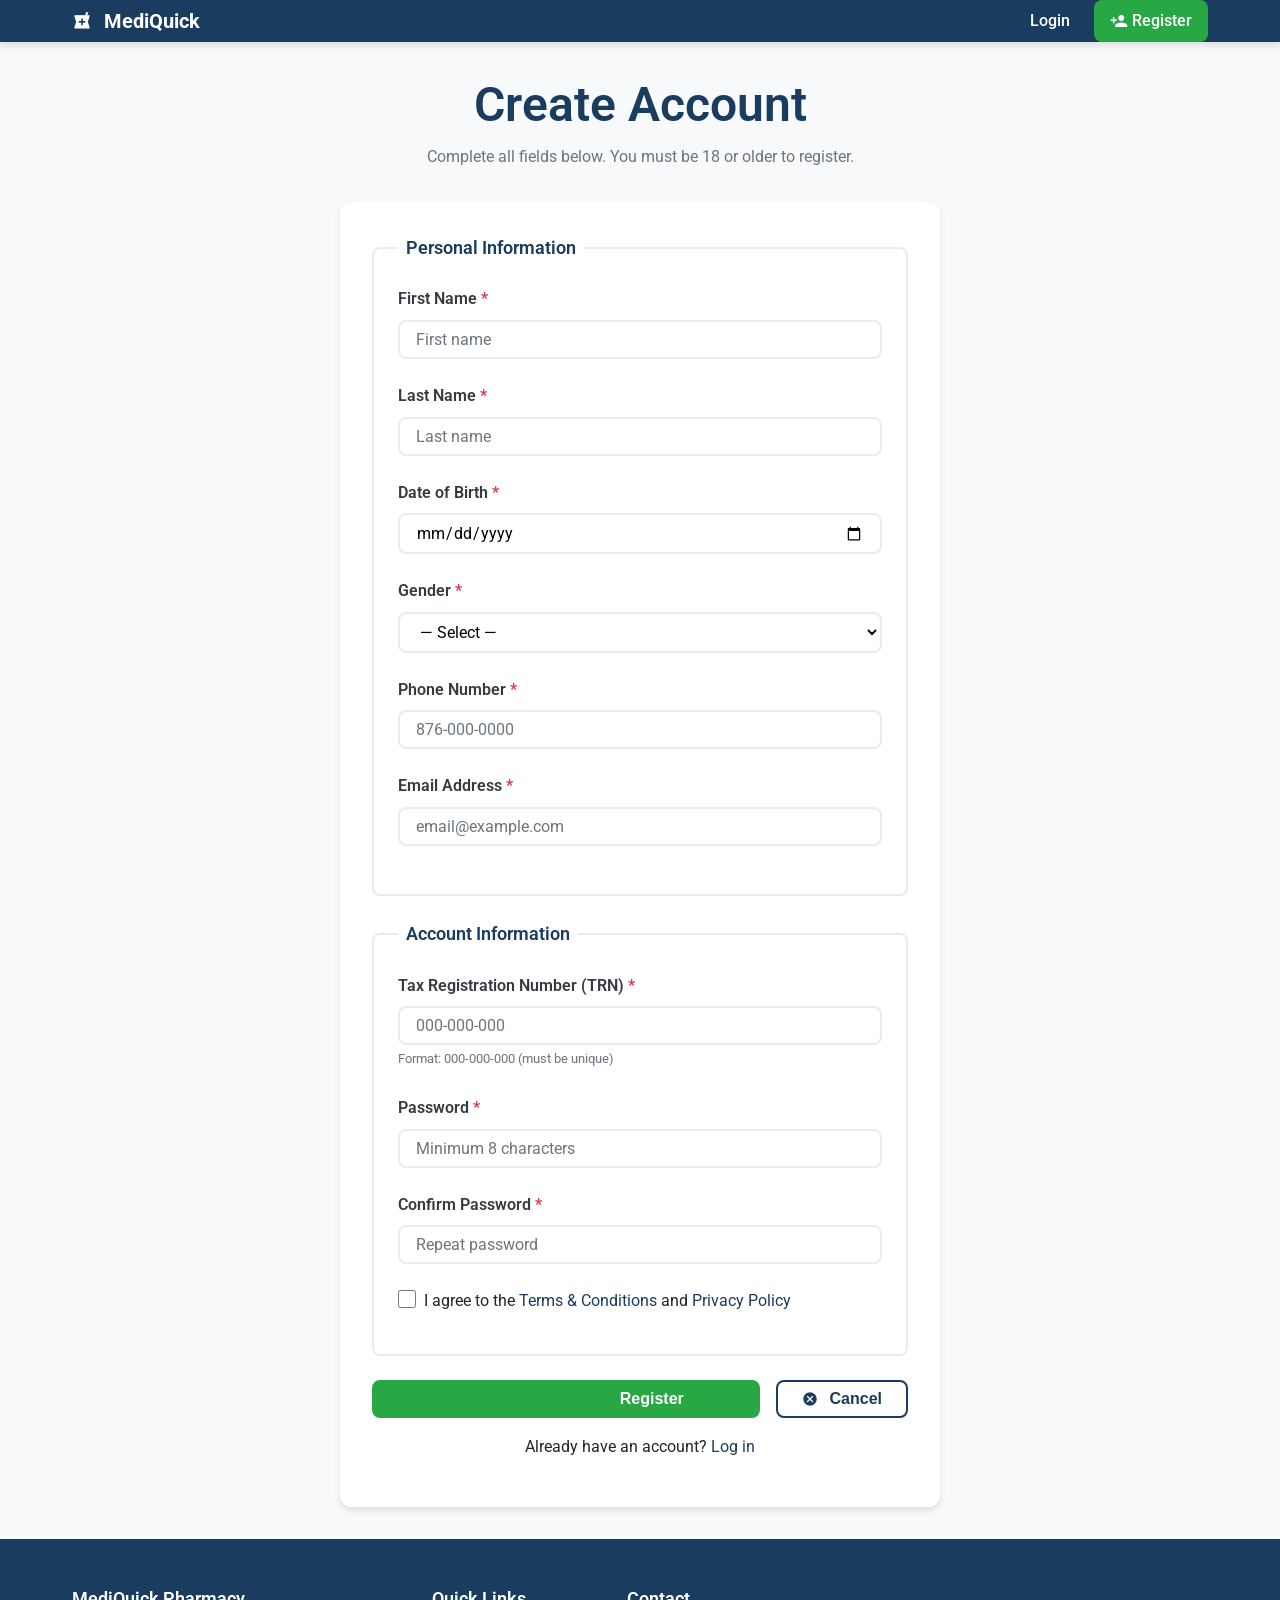
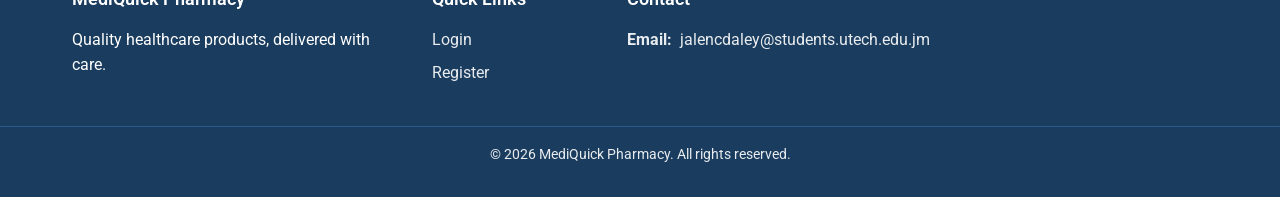
<file: Codes/register.html>
<!DOCTYPE html>

<html lang="en">
<head>
  <meta charset="UTF-8">
  <meta name="viewport" content="width=device-width, initial-scale=1.0">
  <meta name="description" content="Register — MediQuick Pharmacy (CIT2011 Group Project).">
  <meta name="theme-color" content="#1a3c5e">
  <title>Register — MediQuick Pharmacy</title>
  <link rel="preconnect" href="https://fonts.googleapis.com">
  <link href="https://fonts.googleapis.com/css2?family=Roboto:wght@400;500;700&display=swap" rel="stylesheet">
  <link href="https://fonts.googleapis.com/icon?family=Material+Icons" rel="stylesheet">
  <link rel="stylesheet" href="../style.css">
  <script src="../js/main.js" defer></script>
</head>
<body>
  <header class="header">
    <div class="container header__container">
      <a href="index.html" class="header__logo" aria-label="MediQuick Pharmacy Home">
        <span class="material-icons header__logo-icon" aria-hidden="true">local_pharmacy</span>
        <span>MediQuick</span>
      </a>
      <nav class="nav" aria-label="Main navigation">
        <a href="index.html" class="nav__link">
          <span class="material-icons" aria-hidden="true">login</span>Login
        </a>
        <a href="register.html" class="nav__link nav__link--active">
          <span class="material-icons" aria-hidden="true">person_add</span>Register
        </a>
      </nav>
    </div>
  </header>

  <main class="auth-page" style="align-items: flex-start; padding-top: 2rem;">
    <div class="auth-card auth-card--wide" style="max-width:600px; margin: 0 auto;">
      <header class="auth-card__header">
        <h1 class="auth-card__title">Create Account</h1>
        <p class="auth-card__subtitle">Complete all fields below. You must be 18 or older to register.</p>
      </header>

      <form id="register-form" class="form" action="#" method="POST" aria-label="Registration form" novalidate>
        <p id="register-error" class="form-msg" role="alert" hidden></p>

        <fieldset class="form__fieldset">
          <legend class="form__legend">Personal Information</legend>

          <div class="form__group">
            <label for="firstName" class="form__label form__label--required">First Name</label>
            <input type="text" id="firstName" name="firstName" class="form__input"
              placeholder="First name" autocomplete="given-name" required aria-required="true">
          </div>

          <div class="form__group">
            <label for="lastName" class="form__label form__label--required">Last Name</label>
            <input type="text" id="lastName" name="lastName" class="form__input"
              placeholder="Last name" autocomplete="family-name" required aria-required="true">
          </div>

          <div class="form__group">
            <label for="dob" class="form__label form__label--required">Date of Birth</label>
            <input type="date" id="dob" name="dob" class="form__input"
              required aria-required="true">
          </div>

          <div class="form__group">
            <label for="gender" class="form__label form__label--required">Gender</label>
            <select id="gender" name="gender" class="form__select" required aria-required="true">
              <option value="">— Select —</option>
              <option value="Male">Male</option>
              <option value="Female">Female</option>
              <option value="Other">Other</option>
            </select>
          </div>

          <div class="form__group">
            <label for="phone" class="form__label form__label--required">Phone Number</label>
            <input type="tel" id="phone" name="phone" class="form__input"
              placeholder="876-000-0000" autocomplete="tel" required aria-required="true">
          </div>

          <div class="form__group">
            <label for="email" class="form__label form__label--required">Email Address</label>
            <input type="email" id="email" name="email" class="form__input"
              placeholder="email@example.com" autocomplete="email" required aria-required="true">
          </div>
        </fieldset>

        <fieldset class="form__fieldset">
          <legend class="form__legend">Account Information</legend>

          <div class="form__group">
            <label for="trn" class="form__label form__label--required">
              Tax Registration Number (TRN)
            </label>
            <input type="text" id="trn" name="trn" class="form__input"
              placeholder="000-000-000" maxlength="11"
              required aria-required="true"
              aria-describedby="trn-help">
            <small id="trn-help" class="text-muted">Format: 000-000-000 (must be unique)</small>
          </div>

          <div class="form__group">
            <label for="password" class="form__label form__label--required">Password</label>
            <input type="password" id="password" name="password" class="form__input"
              placeholder="Minimum 8 characters" autocomplete="new-password"
              required aria-required="true" minlength="8">
          </div>

          <div class="form__group">
            <label for="confirm-password" class="form__label form__label--required">Confirm Password</label>
            <input type="password" id="confirm-password" name="confirm-password" class="form__input"
              placeholder="Repeat password" autocomplete="new-password"
              required aria-required="true" minlength="8">
          </div>

          <div class="form__checkbox-group">
            <input type="checkbox" id="terms" name="terms" class="form__checkbox"
              required aria-required="true">
            <label for="terms">
              I agree to the <a href="#" target="_blank">Terms &amp; Conditions</a>
              and <a href="#" target="_blank">Privacy Policy</a>
            </label>
          </div>
        </fieldset>

        <div class="form__actions">
          <button type="submit" class="btn btn--primary" style="flex:1;">
            <span class="material-icons" aria-hidden="true">how_to_reg</span>Register
          </button>
          <button type="reset" class="btn btn--outline">
            <span class="material-icons" aria-hidden="true">cancel</span>Cancel
          </button>
        </div>

        <p class="form__link">
          Already have an account? <a href="index.html">Log in</a>
        </p>
      </form>
    </div>
  </main>

  <footer class="footer">
    <div class="container footer__container">
      <div class="footer__section">
        <h4>MediQuick Pharmacy</h4>
        <p>Quality healthcare products, delivered with care.</p>
      </div>
      <div class="footer__section">
        <h4>Quick Links</h4>
        <nav class="footer__links" aria-label="Footer navigation">
          <a href="index.html" class="footer__link">Login</a>
          <a href="register.html" class="footer__link">Register</a>
        </nav>
      </div>
      <div class="footer__section footer__contact">
        <h4>Contact</h4>
        <p><strong>Email:</strong> <a href="mailto:jalencdaley@students.utech.edu.jm" class="footer__link">jalencdaley@students.utech.edu.jm</a></p>
      </div>
    </div>
    <div class="footer__bottom">
      <div class="container">
        <p>&copy; 2026 MediQuick Pharmacy. All rights reserved.</p>
      </div>
    </div>
  </footer>
</body>
</html>
</file>
<file: style.css>
:root {
  
  --color-primary: #1a3c5e;        
  --color-primary-dark: #142d47;   
  --color-primary-light: #2a5a8a; 
  
  
  --color-success: #28a745;        
  --color-success-dark: #1e7e34;   
  --color-success-light: #48c764; 
  
  
  --color-white: #ffffff;
  --color-off-white: #f8f9fa;
  --color-light-gray: #e9ecef;
  --color-medium-gray: #6c757d;
  --color-dark-gray: #343a40;
  --color-black: #212529;
  
  
  --color-error: #dc3545;
  --color-warning: #ffc107;
  --color-info: #17a2b8;
  
  
  --font-primary: 'Roboto', 'Segoe UI', Tahoma, Geneva, Verdana, sans-serif;
  --font-heading: 'Roboto', 'Segoe UI', Tahoma, Geneva, Verdana, sans-serif;
  
  
  --text-xs: 0.75rem;
  --text-sm: 0.875rem;
  --text-base: 1rem;
  --text-lg: 1.125rem;
  --text-xl: 1.25rem;
  --text-2xl: 1.5rem;
  --text-3xl: 2rem;
  --text-4xl: 2.5rem;
  
  
  --space-xs: 0.25rem;
  --space-sm: 0.5rem;
  --space-md: 1rem;
  --space-lg: 1.5rem;
  --space-xl: 2rem;
  --space-2xl: 3rem;
  --space-3xl: 4rem;
  
  
  --radius-sm: 4px;
  --radius-md: 8px;
  --radius-lg: 12px;
  --radius-full: 50%;
  
  
  --shadow-sm: 0 1px 3px rgba(0, 0, 0, 0.1);
  --shadow-md: 0 4px 6px rgba(0, 0, 0, 0.1);
  --shadow-lg: 0 10px 25px rgba(0, 0, 0, 0.15);
  --shadow-xl: 0 20px 40px rgba(0, 0, 0, 0.2);
  
  
  --transition-fast: 150ms ease;
  --transition-base: 250ms ease;
  --transition-slow: 350ms ease;
  
  
  --z-dropdown: 100;
  --z-sticky: 200;
  --z-modal: 300;
}

*,
*::before,
*::after {
  box-sizing: border-box;
  margin: 0;
  padding: 0;
}

html {
  font-size: 16px;
  scroll-behavior: smooth;
}

body {
  font-family: var(--font-primary);
  font-size: var(--text-base);
  line-height: 1.6;
  color: var(--color-black);
  background-color: var(--color-off-white);
  min-height: 100vh;
  display: flex;
  flex-direction: column;
}

main {
  flex: 1;
}

img {
  max-width: 100%;
  height: auto;
  display: block;
}

a {
  color: var(--color-primary);
  text-decoration: none;
  transition: color var(--transition-fast);
}

a:hover,
a:focus {
  color: var(--color-primary-light);
  text-decoration: underline;
}

ul,
ol {
  list-style: none;
}

h1, h2, h3, h4, h5, h6 {
  font-family: var(--font-heading);
  font-weight: 600;
  line-height: 1.3;
  color: var(--color-primary);
  margin-bottom: var(--space-md);
}

h1 { font-size: var(--text-4xl); }
h2 { font-size: var(--text-3xl); }
h3 { font-size: var(--text-2xl); }
h4 { font-size: var(--text-xl); }
h5 { font-size: var(--text-lg); }
h6 { font-size: var(--text-base); }

p {
  margin-bottom: var(--space-md);
}

.text-center { text-align: center; }
.text-muted { color: var(--color-medium-gray); }

.container {
  width: 100%;
  max-width: 1200px;
  margin: 0 auto;
  padding: 0 var(--space-md);
}

.section {
  padding: var(--space-2xl) 0;
}

.section--alt {
  background-color: var(--color-white);
}

.header {
  background-color: var(--color-primary);
  position: sticky;
  top: 0;
  z-index: var(--z-sticky);
  box-shadow: var(--shadow-md);
}

.header__container {
  display: flex;
  align-items: center;
  justify-content: space-between;
  padding: var(--space-md);
  flex-wrap: wrap;
  gap: var(--space-md);
}

.header__logo {
  display: flex;
  align-items: center;
  gap: var(--space-sm);
  color: var(--color-white);
  font-size: var(--text-xl);
  font-weight: 700;
  text-decoration: none;
  transition: opacity var(--transition-fast);
}

.header__logo:hover {
  opacity: 0.9;
  color: var(--color-white);
  text-decoration: none;
}

.header__logo-icon {
  font-size: var(--text-2xl);
}

.nav {
  display: flex;
  align-items: center;
  gap: var(--space-xs);
  flex-wrap: wrap;
  overflow: visible;
}

.nav__link {
  color: var(--color-white);
  padding: var(--space-sm) var(--space-md);
  border-radius: var(--radius-md);
  font-weight: 500;
  transition: background-color var(--transition-fast);
  text-decoration: none;
}

.nav__link:hover,
.nav__link:focus {
  background-color: var(--color-primary-light);
  color: var(--color-white);
  text-decoration: none;
}

.nav__link--active {
  background-color: var(--color-success);
  color: var(--color-white);
}

.nav__link--active:hover {
  background-color: var(--color-success-dark);
}

.nav__cart {
  position: relative;
  display: flex;
  align-items: center;
  gap: var(--space-xs);
}

.nav__cart-badge {
  position: relative;
  display: inline-flex;
  align-items: center;
  justify-content: center;
  background-color: var(--color-error);
  color: var(--color-white);
  font-size: var(--text-xs);
  font-weight: 700;
  min-width: 20px;
  height: 20px;
  border-radius: var(--radius-full);
  padding: 0 var(--space-xs);
  margin-left: var(--space-xs);
  vertical-align: middle;
}

.footer {
  background-color: var(--color-primary);
  color: var(--color-white);
  padding: var(--space-2xl) 0 var(--space-md);
  margin-top: auto;
}

.footer__container {
  display: grid;
  grid-template-columns: 1fr;
  gap: var(--space-xl);
}

.footer__section h4 {
  color: var(--color-white);
  margin-bottom: var(--space-md);
  font-size: var(--text-lg);
}

.footer__links {
  display: flex;
  flex-direction: column;
  gap: var(--space-sm);
}

.footer__link {
  color: var(--color-light-gray);
  transition: color var(--transition-fast);
}

.footer__link:hover {
  color: var(--color-success-light);
}

.footer__contact p {
  display: flex;
  align-items: center;
  gap: var(--space-sm);
  margin-bottom: var(--space-sm);
  color: var(--color-light-gray);
}

.footer__bottom {
  border-top: 1px solid var(--color-primary-light);
  margin-top: var(--space-xl);
  padding-top: var(--space-md);
  text-align: center;
  color: var(--color-light-gray);
  font-size: var(--text-sm);
}

.btn {
  display: inline-flex;
  align-items: center;
  justify-content: center;
  gap: var(--space-sm);
  padding: var(--space-sm) var(--space-lg);
  font-size: var(--text-base);
  font-weight: 600;
  border: 2px solid transparent;
  border-radius: var(--radius-md);
  cursor: pointer;
  transition: all var(--transition-base);
  text-decoration: none;
  text-align: center;
}

.btn:hover {
  box-shadow: var(--shadow-md);
  text-decoration: none;
}

.btn:active {
  opacity: 0.95;
}

.btn--primary {
  background-color: var(--color-success);
  color: var(--color-white);
  border-color: var(--color-success);
}

.btn--primary:hover {
  background-color: var(--color-success-dark);
  border-color: var(--color-success-dark);
  color: var(--color-white);
}

.btn--secondary {
  background-color: var(--color-primary);
  color: var(--color-white);
  border-color: var(--color-primary);
}

.btn--secondary:hover {
  background-color: var(--color-primary-dark);
  border-color: var(--color-primary-dark);
  color: var(--color-white);
}

.btn--outline {
  background-color: transparent;
  color: var(--color-primary);
  border-color: var(--color-primary);
}

.btn--outline:hover {
  background-color: var(--color-primary);
  color: var(--color-white);
}

.btn--danger {
  background-color: var(--color-error);
  color: var(--color-white);
  border-color: var(--color-error);
}

.btn--danger:hover {
  background-color: #c82333;
  border-color: #c82333;
  color: var(--color-white);
}

.btn--lg {
  padding: var(--space-md) var(--space-xl);
  font-size: var(--text-lg);
}

.btn--sm {
  padding: var(--space-xs) var(--space-md);
  font-size: var(--text-sm);
}

.btn--block {
  width: 100%;
}

.form {
  background-color: var(--color-white);
  padding: var(--space-xl);
  border-radius: var(--radius-lg);
  box-shadow: var(--shadow-md);
}

.form__group {
  margin-bottom: var(--space-lg);
}

.form__label {
  display: block;
  margin-bottom: var(--space-sm);
  font-weight: 600;
  color: var(--color-dark-gray);
}

.form__label--required::after {
  content: " *";
  color: var(--color-error);
}

.form__input,
.form__select,
.form__textarea {
  width: 100%;
  padding: var(--space-sm) var(--space-md);
  font-size: var(--text-base);
  font-family: var(--font-primary);
  border: 2px solid var(--color-light-gray);
  border-radius: var(--radius-md);
  background-color: var(--color-white);
  transition: border-color var(--transition-fast), box-shadow var(--transition-fast);
}

.form__input:focus,
.form__select:focus,
.form__textarea:focus {
  outline: none;
  border-color: var(--color-primary);
  box-shadow: 0 0 0 3px rgba(26, 60, 94, 0.15);
}

.form__input::placeholder {
  color: var(--color-medium-gray);
}

.form__textarea {
  min-height: 120px;
  resize: vertical;
}

.form__checkbox-group,
.form__radio-group {
  display: flex;
  align-items: flex-start;
  gap: var(--space-sm);
  margin-bottom: var(--space-md);
}

.form__checkbox,
.form__radio {
  width: 18px;
  height: 18px;
  margin-top: 2px;
  accent-color: var(--color-primary);
}

.form__fieldset {
  border: 2px solid var(--color-light-gray);
  border-radius: var(--radius-md);
  padding: var(--space-lg);
  margin-bottom: var(--space-lg);
}

.form__legend {
  font-weight: 600;
  color: var(--color-primary);
  padding: 0 var(--space-sm);
  font-size: var(--text-lg);
}

.form__actions {
  display: flex;
  flex-wrap: wrap;
  gap: var(--space-md);
  margin-top: var(--space-lg);
}

.form__group--spaced {
  margin-top: var(--space-md);
}

.form__link {
  text-align: center;
  margin-top: var(--space-md);
}

.card {
  background-color: var(--color-white);
  border-radius: var(--radius-lg);
  box-shadow: var(--shadow-sm);
  overflow: hidden;
  transition: box-shadow var(--transition-base);
}

.card:hover {
  box-shadow: var(--shadow-lg);
}

.card__image {
  width: 100%;
  height: 200px;
  background-color: var(--color-light-gray);
  display: flex;
  align-items: center;
  justify-content: center;
  color: var(--color-medium-gray);
  font-size: var(--text-sm);
  overflow: hidden;
}

.about-card__contact-block {
  margin-top: var(--space-lg);
}

.about-card__cta {
  margin-top: var(--space-xl);
}

.form-msg {
  color: var(--color-error);
  font-size: var(--text-sm);
  margin-bottom: var(--space-md);
}

.form-msg[hidden] {
  display: none;
}

.card__body {
  padding: var(--space-lg);
}

.card__title {
  font-size: var(--text-lg);
  margin-bottom: var(--space-sm);
  color: var(--color-primary);
}

.card__price {
  font-size: var(--text-xl);
  font-weight: 700;
  color: var(--color-success);
  margin-bottom: var(--space-md);
}

.card__description {
  color: var(--color-medium-gray);
  font-size: var(--text-sm);
  margin-bottom: var(--space-md);
}

.products-grid {
  display: grid;
  grid-template-columns: 1fr;
  gap: var(--space-lg);
}

.section__header {
  text-align: center;
  margin-bottom: var(--space-xl);
}

.section__title {
  font-size: var(--text-2xl);
}

.section__subtitle {
  color: var(--color-medium-gray);
  max-width: 600px;
  margin: 0 auto;
}

.auth-page {
  display: flex;
  align-items: center;
  justify-content: center;
  min-height: calc(100vh - 200px);
  padding: var(--space-xl);
}

.auth-card--wide {
  max-width: 550px;
}

.checkout-form--plain {
  box-shadow: none;
  padding: 0;
}

.cart-summary--minimal {
  margin-top: var(--space-lg);
  box-shadow: none;
  padding: var(--space-md) 0;
}

.auth-card {
  width: 100%;
  max-width: 450px;
}

.auth-card__header {
  text-align: center;
  margin-bottom: var(--space-xl);
}

.auth-card__title {
  margin-bottom: var(--space-sm);
}

.auth-card__subtitle {
  color: var(--color-medium-gray);
}

.cart-section {
  padding: var(--space-2xl) 0;
}

.cart-table {
  width: 100%;
  background-color: var(--color-white);
  border-radius: var(--radius-lg);
  box-shadow: var(--shadow-sm);
  overflow: hidden;
  margin-bottom: var(--space-xl);
}

.cart-table__wrapper {
  overflow-x: auto;
}

.cart-table table {
  width: 100%;
  border-collapse: collapse;
  min-width: 700px;
}

.cart-table th,
.cart-table td {
  padding: var(--space-md);
  text-align: left;
  border-bottom: 1px solid var(--color-light-gray);
}

.cart-table th {
  background-color: var(--color-primary);
  color: var(--color-white);
  font-weight: 600;
}

.cart-table tr:hover {
  background-color: var(--color-off-white);
}

.cart-table__qty-input {
  width: 70px;
  padding: var(--space-xs) var(--space-sm);
  border: 2px solid var(--color-light-gray);
  border-radius: var(--radius-sm);
  text-align: center;
}

.cart-summary {
  background-color: var(--color-white);
  padding: var(--space-xl);
  border-radius: var(--radius-lg);
  box-shadow: var(--shadow-sm);
}

.cart-summary__title {
  margin-bottom: var(--space-lg);
  padding-bottom: var(--space-md);
  border-bottom: 2px solid var(--color-light-gray);
}

.cart-summary__row {
  display: flex;
  justify-content: space-between;
  padding: var(--space-sm) 0;
}

.cart-summary__row--total {
  font-size: var(--text-xl);
  font-weight: 700;
  color: var(--color-primary);
  border-top: 2px solid var(--color-primary);
  padding-top: var(--space-md);
  margin-top: var(--space-md);
}

.cart-actions {
  display: flex;
  flex-wrap: wrap;
  gap: var(--space-md);
  margin-top: var(--space-xl);
}

.checkout-section {
  padding: var(--space-2xl) 0;
}

.checkout-grid {
  display: grid;
  grid-template-columns: 1fr;
  gap: var(--space-xl);
}

.checkout-panel {
  background-color: var(--color-white);
  padding: var(--space-xl);
  border-radius: var(--radius-lg);
  box-shadow: var(--shadow-sm);
}

.checkout-panel__title {
  margin-bottom: var(--space-lg);
  padding-bottom: var(--space-md);
  border-bottom: 2px solid var(--color-light-gray);
}

.order-item {
  display: flex;
  justify-content: space-between;
  padding: var(--space-sm) 0;
  border-bottom: 1px solid var(--color-light-gray);
}

.order-item:last-of-type {
  border-bottom: none;
}

.invoice-section {
  padding: var(--space-2xl) 0;
}

.invoice {
  background-color: var(--color-white);
  padding: var(--space-xl);
  border-radius: var(--radius-lg);
  box-shadow: var(--shadow-md);
  max-width: 800px;
  margin: 0 auto;
}

.invoice__header {
  display: flex;
  flex-direction: column;
  gap: var(--space-lg);
  padding-bottom: var(--space-lg);
  border-bottom: 2px solid var(--color-primary);
  margin-bottom: var(--space-lg);
}

.invoice__logo {
  font-size: var(--text-2xl);
  font-weight: 700;
  color: var(--color-primary);
}

.invoice__meta {
  color: var(--color-medium-gray);
}

.invoice__meta p {
  margin-bottom: var(--space-xs);
}

.invoice__customer {
  margin-bottom: var(--space-xl);
}

.invoice__table {
  width: 100%;
  border-collapse: collapse;
  margin-bottom: var(--space-xl);
}

.invoice__table th,
.invoice__table td {
  padding: var(--space-md);
  text-align: left;
  border-bottom: 1px solid var(--color-light-gray);
}

.invoice__table th {
  background-color: var(--color-off-white);
  font-weight: 600;
  color: var(--color-primary);
}

.invoice__totals {
  display: flex;
  flex-direction: column;
  align-items: flex-end;
  margin-bottom: var(--space-xl);
}

.invoice__totals-row {
  display: flex;
  justify-content: space-between;
  width: 100%;
  max-width: 300px;
  padding: var(--space-sm) 0;
}

.invoice__totals-row--grand {
  font-size: var(--text-xl);
  font-weight: 700;
  color: var(--color-primary);
  border-top: 2px solid var(--color-primary);
  padding-top: var(--space-md);
}

.invoice__footer {
  text-align: center;
  padding-top: var(--space-lg);
  border-top: 1px solid var(--color-light-gray);
  color: var(--color-medium-gray);
  font-size: var(--text-sm);
}

.invoice__actions {
  margin-top: var(--space-xl);
  text-align: center;
}

@media print {
  .header,
  .footer,
  .invoice__actions {
    display: none;
  }
  
  .invoice {
    box-shadow: none;
    padding: 0;
  }
  
  body {
    background-color: var(--color-white);
  }
}

.about-section {
  padding: var(--space-2xl) 0;
}

.about-grid {
  display: grid;
  grid-template-columns: 1fr;
  gap: var(--space-xl);
}

.about-card {
  background-color: var(--color-white);
  padding: var(--space-xl);
  border-radius: var(--radius-lg);
  box-shadow: var(--shadow-sm);
}

.about-card__title {
  display: flex;
  align-items: center;
  gap: var(--space-sm);
  margin-bottom: var(--space-lg);
}

.about-card__icon {
  font-size: var(--text-2xl);
}

.mission-vision {
  display: grid;
  grid-template-columns: 1fr;
  gap: var(--space-lg);
  margin-top: var(--space-lg);
}

.mission-vision__item {
  padding: var(--space-lg);
  background-color: var(--color-off-white);
  border-radius: var(--radius-md);
  border-left: 4px solid var(--color-success);
}

.mission-vision__item h4 {
  color: var(--color-success);
  margin-bottom: var(--space-sm);
}

@media (min-width: 768px) {
  
  h1 { font-size: calc(var(--text-4xl) * 1.2); }
  
  
  .products-grid {
    grid-template-columns: repeat(2, 1fr);
  }
  
  
  .footer__container {
    grid-template-columns: repeat(2, 1fr);
  }
  
  
  .checkout-grid {
    grid-template-columns: 1fr 1fr;
  }
  
  
  .invoice__header {
    flex-direction: row;
    justify-content: space-between;
    align-items: flex-start;
  }
  
  .invoice__meta {
    text-align: right;
  }
  
  
  .about-grid {
    grid-template-columns: repeat(2, 1fr);
  }
  
  
  .mission-vision {
    grid-template-columns: repeat(2, 1fr);
  }
}

@media (min-width: 1024px) {
  
  .products-grid {
    grid-template-columns: repeat(3, 1fr);
  }
  
  
  .footer__container {
    grid-template-columns: 2fr 1fr 1fr 1.5fr;
  }
  
  
  .nav {
    gap: var(--space-sm);
  }
}

@media (min-width: 1280px) {
  .container {
    padding: 0 var(--space-xl);
  }
}

/* ── Material Icons baseline alignment ─────────────────────────── */
.material-icons {
  font-size: inherit;
  vertical-align: middle;
  line-height: 1;
  margin-right: var(--space-xs);
}

/* ── Nav icon + text pair ───────────────────────────────────────── */
.nav__link .material-icons {
  font-size: 1.1rem;
}

/* ── Dashboard ──────────────────────────────────────────────────── */
.dashboard-section {
  padding: var(--space-2xl) 0;
}

.dashboard-grid {
  display: grid;
  grid-template-columns: 1fr;
  gap: var(--space-xl);
}

.dashboard-panel {
  background-color: var(--color-white);
  padding: var(--space-xl);
  border-radius: var(--radius-lg);
  box-shadow: var(--shadow-sm);
}

.dashboard-panel__title {
  margin-bottom: var(--space-lg);
  padding-bottom: var(--space-md);
  border-bottom: 2px solid var(--color-light-gray);
}

/* ── Frequency bar chart ────────────────────────────────────────── */
.chart {
  margin-top: var(--space-lg);
}

.chart__row {
  display: flex;
  align-items: center;
  gap: var(--space-md);
  margin-bottom: var(--space-md);
}

.chart__label {
  min-width: 90px;
  font-weight: 600;
  color: var(--color-primary);
  font-size: var(--text-sm);
}

.chart__bar-wrap {
  flex: 1;
  display: flex;
  align-items: center;
  gap: var(--space-sm);
}

/* Prevent global img { height: auto } from stretching bar images */
.chart__bar-wrap img {
  height: 20px !important;
  max-width: none;
  display: inline-block;
}

.chart__bar {
  height: 20px;
  background-color: var(--color-success);
  border-radius: var(--radius-sm);
  display: inline-block;
  min-width: 4px;
}

.chart__count {
  font-size: var(--text-sm);
  color: var(--color-medium-gray);
  white-space: nowrap;
}

/* ── Invoice search / dashboard table ──────────────────────────── */
.search-bar {
  display: flex;
  gap: var(--space-md);
  margin-bottom: var(--space-lg);
  flex-wrap: wrap;
}

.search-bar__input {
  flex: 1;
  min-width: 200px;
  padding: var(--space-sm) var(--space-md);
  font-size: var(--text-base);
  border: 2px solid var(--color-light-gray);
  border-radius: var(--radius-md);
}

.search-bar__input:focus {
  outline: none;
  border-color: var(--color-primary);
}

.data-table {
  width: 100%;
  border-collapse: collapse;
  background-color: var(--color-white);
  border-radius: var(--radius-lg);
  overflow: hidden;
  box-shadow: var(--shadow-sm);
}

.data-table th,
.data-table td {
  padding: var(--space-md);
  text-align: left;
  border-bottom: 1px solid var(--color-light-gray);
  font-size: var(--text-sm);
}

.data-table th {
  background-color: var(--color-primary);
  color: var(--color-white);
  font-weight: 600;
}

.data-table tr:hover td {
  background-color: var(--color-off-white);
}

.data-table__empty {
  text-align: center;
  color: var(--color-medium-gray);
  padding: var(--space-xl);
}

/* ── Locked / error page ────────────────────────────────────────── */
.locked-page {
  display: flex;
  align-items: center;
  justify-content: center;
  min-height: calc(100vh - 200px);
  padding: var(--space-xl);
  text-align: center;
}

.locked-card {
  background-color: var(--color-white);
  padding: var(--space-3xl) var(--space-xl);
  border-radius: var(--radius-lg);
  box-shadow: var(--shadow-lg);
  max-width: 480px;
  width: 100%;
}

.locked-card__icon {
  font-size: 4rem;
  color: var(--color-error);
  margin-bottom: var(--space-lg);
}

.locked-card__title {
  color: var(--color-error);
  margin-bottom: var(--space-md);
}

/* ── Product search bar ─────────────────────────────────────────── */
.products-filter {
  display: flex;
  gap: var(--space-md);
  margin-bottom: var(--space-xl);
  flex-wrap: wrap;
  align-items: center;
}

.products-filter__input {
  flex: 1;
  min-width: 200px;
  padding: var(--space-sm) var(--space-md);
  font-size: var(--text-base);
  border: 2px solid var(--color-light-gray);
  border-radius: var(--radius-md);
}

.products-filter__input:focus {
  outline: none;
  border-color: var(--color-primary);
}

/* ── Empty-state message ────────────────────────────────────────── */
.empty-state {
  text-align: center;
  padding: var(--space-3xl) var(--space-xl);
  color: var(--color-medium-gray);
}

.empty-state__icon {
  font-size: 3rem;
  display: block;
  margin-bottom: var(--space-md);
}

/* ── Notification / toast ───────────────────────────────────────── */
.toast {
  position: fixed;
  bottom: var(--space-xl);
  right: var(--space-xl);
  background-color: var(--color-primary);
  color: var(--color-white);
  padding: var(--space-md) var(--space-lg);
  border-radius: var(--radius-md);
  box-shadow: var(--shadow-lg);
  z-index: var(--z-modal);
  font-size: var(--text-sm);
  opacity: 0;
  transform: translateY(10px);
  transition: opacity var(--transition-base), transform var(--transition-base);
  pointer-events: none;
}

.toast--visible {
  opacity: 1;
  transform: translateY(0);
}

/* ── Responsive dashboard ───────────────────────────────────────── */
@media (min-width: 768px) {
  .dashboard-grid {
    grid-template-columns: repeat(2, 1fr);
  }
}
</file>
